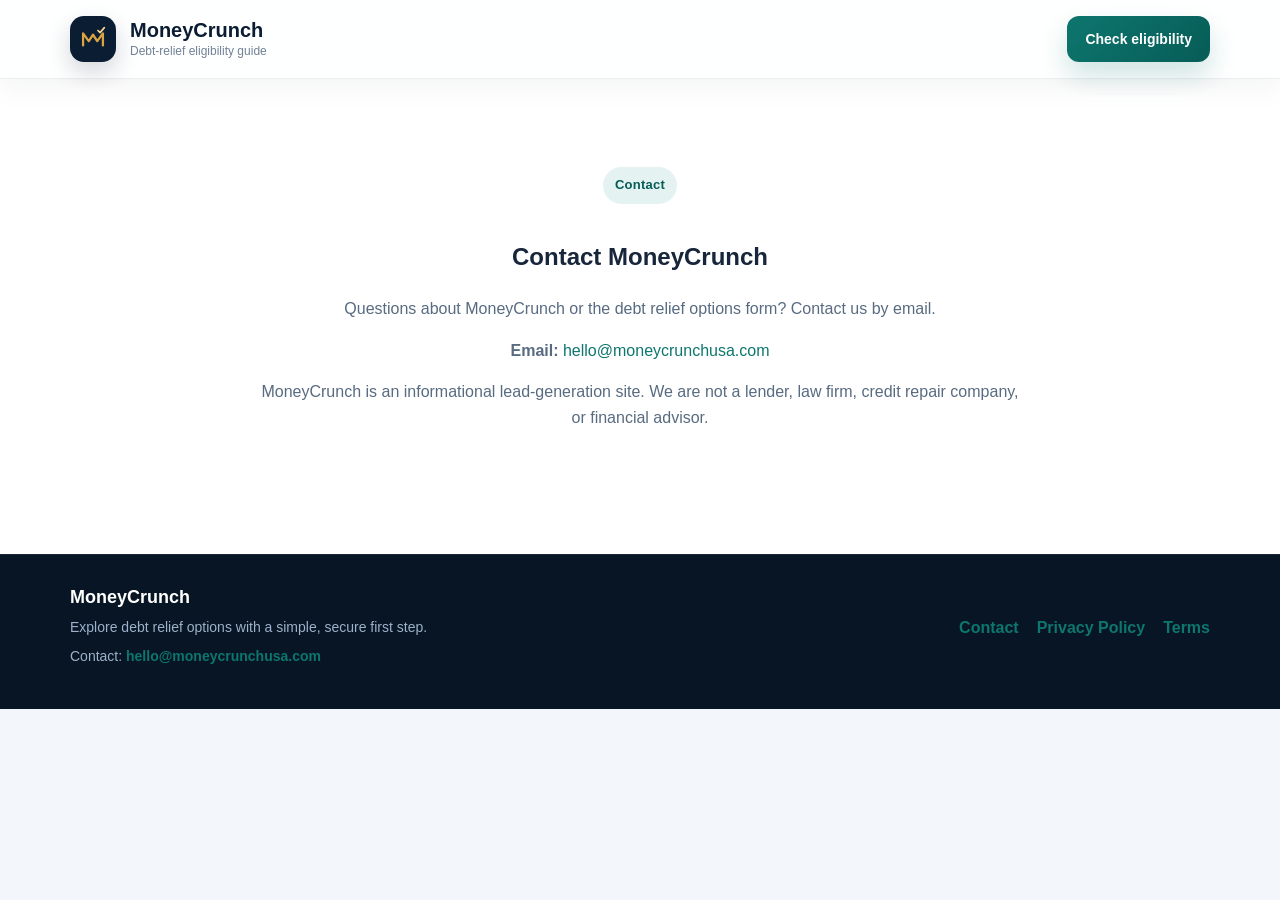
<file: contact.html>
﻿<!DOCTYPE html>
<html lang="en">
<head>
  <meta charset="UTF-8" />
  <meta name="viewport" content="width=device-width, initial-scale=1.0" />
  <title>Contact MoneyCrunch</title>
  <meta name="description" content="Contact MoneyCrunch with questions about exploring debt relief options." />
  <link rel="stylesheet" href="styles.css" />
</head>
<body>
  <header class="topbar">
    <div class="container topbar-inner">
      <a class="brand" href="index.html" aria-label="MoneyCrunch home">
        <span class="brand-mark" aria-hidden="true"><svg viewBox="0 0 48 48"><path d="M10 33V16l8 11 6-9 6 9 8-11v17"/><path class="brand-spark" d="m31 12 3 3 6-7"/></svg></span>
        <div class="brand-text">
          <span class="brand-name">MoneyCrunch</span>
          <span class="brand-tag">Debt-relief eligibility guide</span>
        </div>
      </a>
      <a href="index.html#checker" class="btn btn-small">Check eligibility</a>
    </div>
  </header>

  <main>
    <section class="benefits">
      <div class="container">
        <div class="section-intro">
          <p class="eyebrow">Contact</p>
          <h1>Contact MoneyCrunch</h1>
          <p>Questions about MoneyCrunch or the debt relief options form? Contact us by email.</p>
          <p><strong>Email:</strong> <a href="mailto:hello@moneycrunchusa.com">hello@moneycrunchusa.com</a></p>
          <p>MoneyCrunch is an informational lead-generation site. We are not a lender, law firm, credit repair company, or financial advisor.</p>
        </div>
      </div>
    </section>
  </main>

  <footer class="footer">
    <div class="container footer-inner">
      <div>
        <p class="footer-brand">MoneyCrunch</p>
        <p class="footer-copy">Explore debt relief options with a simple, secure first step.</p>
        <p class="footer-copy">Contact: <a href="mailto:hello@moneycrunchusa.com">hello@moneycrunchusa.com</a></p>
      </div>
      <div class="footer-links">
        <a href="contact.html">Contact</a>
        <a href="privacy.html">Privacy Policy</a>
        <a href="terms.html">Terms</a>
      </div>
    </div>
  </footer>
</body>
</html>
</file>
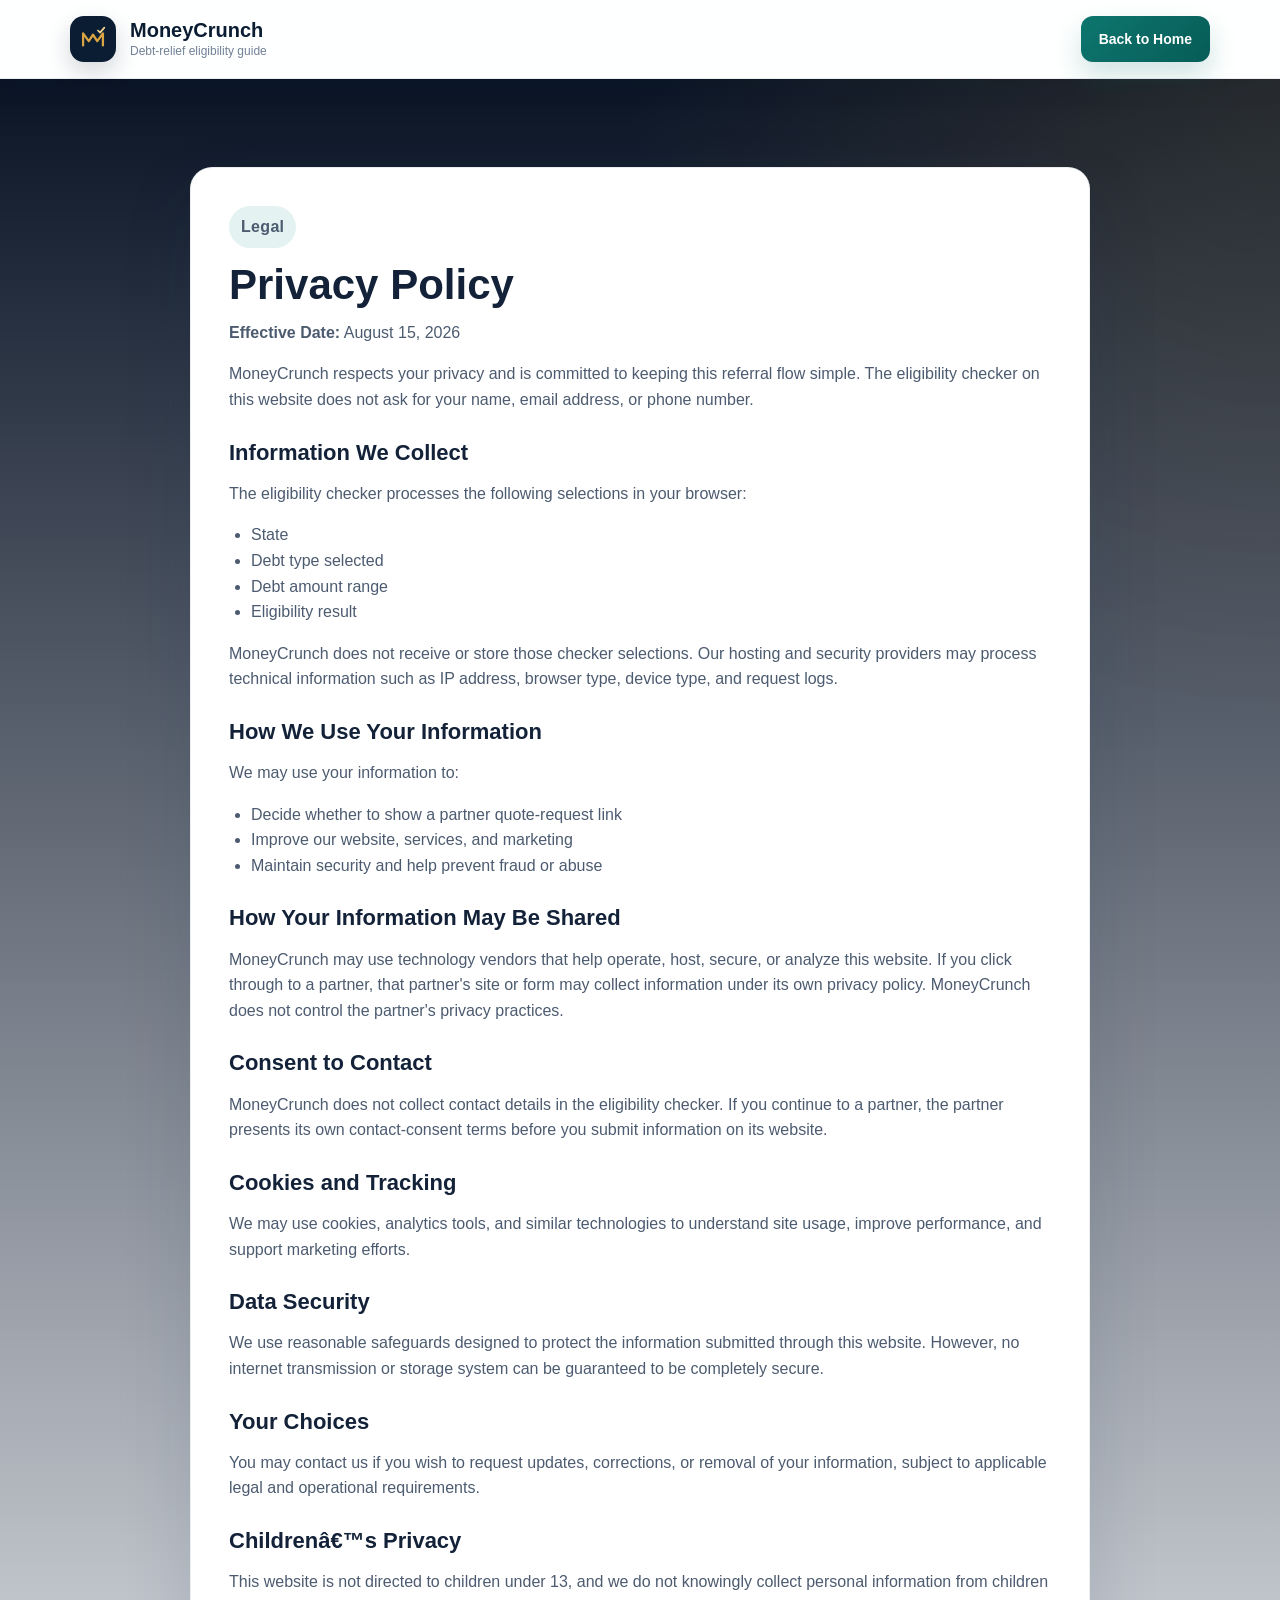
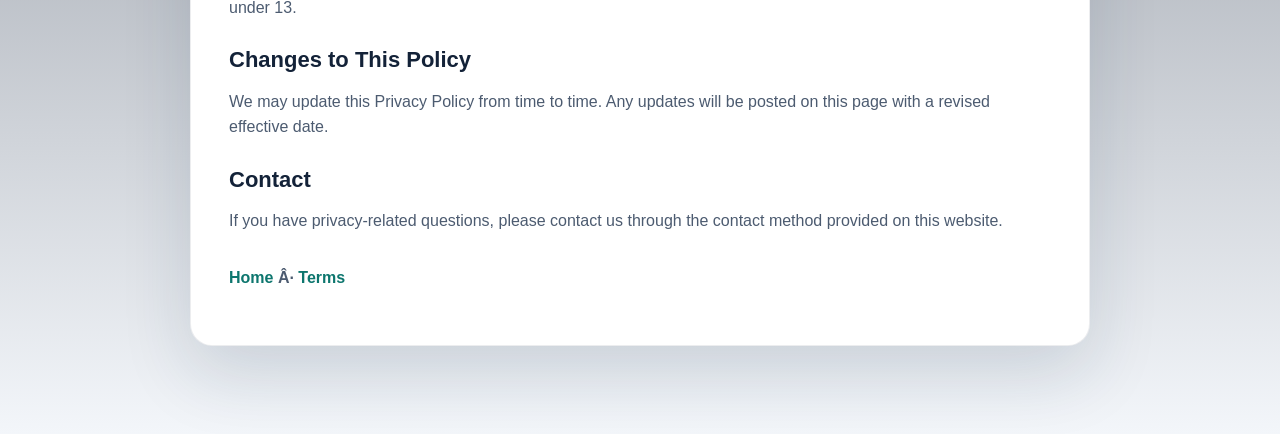
<file: privacy.html>
﻿<!DOCTYPE html>
<html lang="en">
<head>
  <meta charset="UTF-8" />
  <meta name="viewport" content="width=device-width, initial-scale=1.0" />
  <title>Privacy Policy | MoneyCrunch</title>
  <meta name="description" content="MoneyCrunch privacy policy." />
  <link rel="stylesheet" href="styles.css" />
</head>
<body>
  <header class="topbar">
    <div class="container topbar-inner">
      <a class="brand" href="index.html" aria-label="MoneyCrunch home">
        <span class="brand-mark" aria-hidden="true"><svg viewBox="0 0 48 48"><path d="M10 33V16l8 11 6-9 6 9 8-11v17"/><path class="brand-spark" d="m31 12 3 3 6-7"/></svg></span>
        <div class="brand-text">
          <span class="brand-name">MoneyCrunch</span>
          <span class="brand-tag">Debt-relief eligibility guide</span>
        </div>
      </a>
      <a href="/" class="btn btn-small">Back to Home</a>
    </div>
  </header>

  <main class="legal-page">
    <div class="container">
      <div class="legal-card">
        <p class="eyebrow">Legal</p>
        <h1>Privacy Policy</h1>
        <p class="legal-updated"><strong>Effective Date:</strong> August 15, 2026</p>

        <p>
          MoneyCrunch respects your privacy and is committed to keeping this referral flow simple.
          The eligibility checker on this website does not ask for your name, email address, or phone number.
        </p>

        <h2>Information We Collect</h2>
        <p>The eligibility checker processes the following selections in your browser:</p>
        <ul>
          <li>State</li>
          <li>Debt type selected</li>
          <li>Debt amount range</li>
          <li>Eligibility result</li>
        </ul>
        <p>
          MoneyCrunch does not receive or store those checker selections. Our hosting and security providers may
          process technical information such as IP address, browser type, device type, and request logs.
        </p>

        <h2>How We Use Your Information</h2>
        <p>We may use your information to:</p>
        <ul>
          <li>Decide whether to show a partner quote-request link</li>
          <li>Improve our website, services, and marketing</li>
          <li>Maintain security and help prevent fraud or abuse</li>
        </ul>

        <h2>How Your Information May Be Shared</h2>
        <p>
          MoneyCrunch may use technology vendors that help operate, host, secure, or analyze this website.
          If you click through to a partner, that partner's site or form may collect information under its
          own privacy policy. MoneyCrunch does not control the partner's privacy practices.
        </p>

        <h2>Consent to Contact</h2>
        <p>
          MoneyCrunch does not collect contact details in the eligibility checker. If you continue to a partner,
          the partner presents its own contact-consent terms before you submit information on its website.
        </p>

        <h2>Cookies and Tracking</h2>
        <p>
          We may use cookies, analytics tools, and similar technologies to understand site usage, improve
          performance, and support marketing efforts.
        </p>

        <h2>Data Security</h2>
        <p>
          We use reasonable safeguards designed to protect the information submitted through this website.
          However, no internet transmission or storage system can be guaranteed to be completely secure.
        </p>

        <h2>Your Choices</h2>
        <p>
          You may contact us if you wish to request updates, corrections, or removal of your information,
          subject to applicable legal and operational requirements.
        </p>

        <h2>Childrenâ€™s Privacy</h2>
        <p>
          This website is not directed to children under 13, and we do not knowingly collect personal
          information from children under 13.
        </p>

        <h2>Changes to This Policy</h2>
        <p>
          We may update this Privacy Policy from time to time. Any updates will be posted on this page
          with a revised effective date.
        </p>

        <h2>Contact</h2>
        <p>
          If you have privacy-related questions, please contact us through the contact method provided on this website.
        </p>

        <p class="legal-links">
          <a href="/">Home</a> Â·
          <a href="terms.html">Terms</a>
        </p>
      </div>
    </div>
  </main>
</body>
</html>
</file>
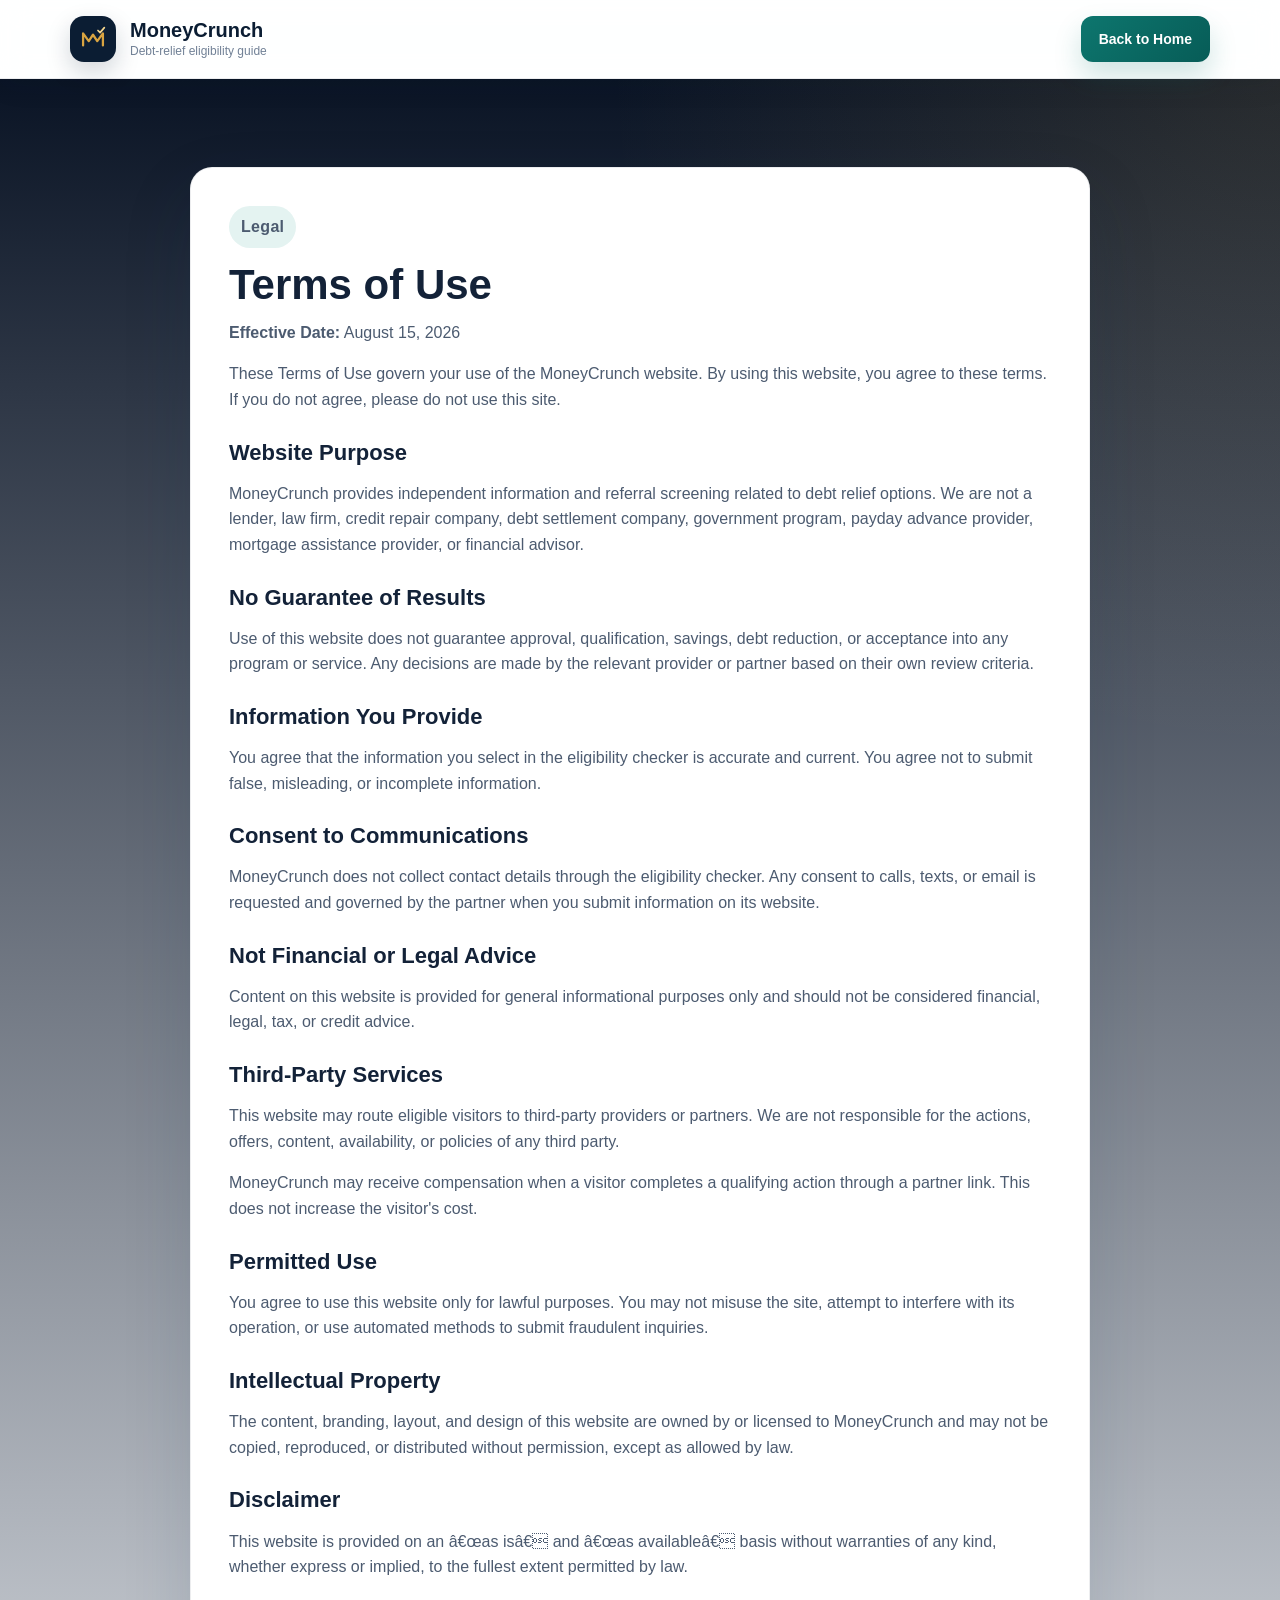
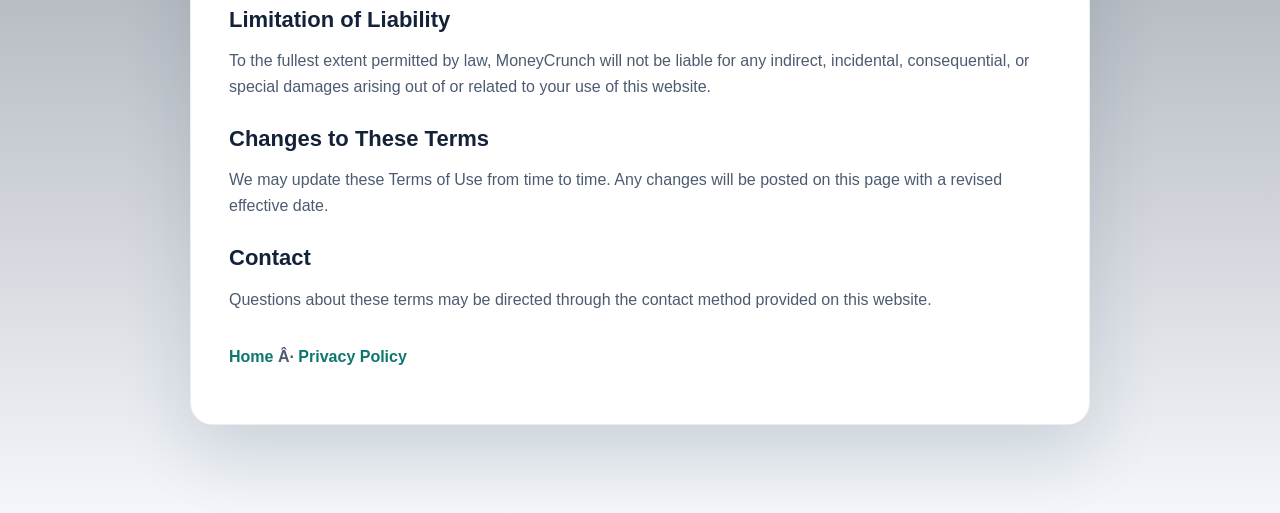
<file: terms.html>
﻿<!DOCTYPE html>
<html lang="en">
<head>
  <meta charset="UTF-8" />
  <meta name="viewport" content="width=device-width, initial-scale=1.0" />
  <title>Terms of Use | MoneyCrunch</title>
  <meta name="description" content="MoneyCrunch terms of use." />
  <link rel="stylesheet" href="styles.css" />
</head>
<body>
  <header class="topbar">
    <div class="container topbar-inner">
      <a class="brand" href="index.html" aria-label="MoneyCrunch home">
        <span class="brand-mark" aria-hidden="true"><svg viewBox="0 0 48 48"><path d="M10 33V16l8 11 6-9 6 9 8-11v17"/><path class="brand-spark" d="m31 12 3 3 6-7"/></svg></span>
        <div class="brand-text">
          <span class="brand-name">MoneyCrunch</span>
          <span class="brand-tag">Debt-relief eligibility guide</span>
        </div>
      </a>
      <a href="/" class="btn btn-small">Back to Home</a>
    </div>
  </header>

  <main class="legal-page">
    <div class="container">
      <div class="legal-card">
        <p class="eyebrow">Legal</p>
        <h1>Terms of Use</h1>
        <p class="legal-updated"><strong>Effective Date:</strong> August 15, 2026</p>

        <p>
          These Terms of Use govern your use of the MoneyCrunch website. By using this website,
          you agree to these terms. If you do not agree, please do not use this site.
        </p>

        <h2>Website Purpose</h2>
        <p>
          MoneyCrunch provides independent information and referral screening related to debt relief options.
          We are not a lender, law firm, credit repair company, debt settlement company, government program,
          payday advance provider, mortgage assistance provider, or financial advisor.
        </p>

        <h2>No Guarantee of Results</h2>
        <p>
          Use of this website does not guarantee approval, qualification, savings, debt reduction, or acceptance
          into any program or service. Any decisions are made by the relevant provider or partner based on their
          own review criteria.
        </p>

        <h2>Information You Provide</h2>
        <p>
          You agree that the information you select in the eligibility checker is accurate and current. You agree
          not to submit false, misleading, or incomplete information.
        </p>

        <h2>Consent to Communications</h2>
        <p>
          MoneyCrunch does not collect contact details through the eligibility checker. Any consent to calls,
          texts, or email is requested and governed by the partner when you submit information on its website.
        </p>

        <h2>Not Financial or Legal Advice</h2>
        <p>
          Content on this website is provided for general informational purposes only and should not be considered
          financial, legal, tax, or credit advice.
        </p>

        <h2>Third-Party Services</h2>
        <p>
          This website may route eligible visitors to third-party providers or partners. We are not responsible
          for the actions, offers, content, availability, or policies of any third party.
        </p>
        <p>
          MoneyCrunch may receive compensation when a visitor completes a qualifying action through a partner link.
          This does not increase the visitor's cost.
        </p>

        <h2>Permitted Use</h2>
        <p>
          You agree to use this website only for lawful purposes. You may not misuse the site, attempt to interfere
          with its operation, or use automated methods to submit fraudulent inquiries.
        </p>

        <h2>Intellectual Property</h2>
        <p>
          The content, branding, layout, and design of this website are owned by or licensed to MoneyCrunch and may
          not be copied, reproduced, or distributed without permission, except as allowed by law.
        </p>

        <h2>Disclaimer</h2>
        <p>
          This website is provided on an â€œas isâ€ and â€œas availableâ€ basis without warranties of any kind, whether
          express or implied, to the fullest extent permitted by law.
        </p>

        <h2>Limitation of Liability</h2>
        <p>
          To the fullest extent permitted by law, MoneyCrunch will not be liable for any indirect, incidental,
          consequential, or special damages arising out of or related to your use of this website.
        </p>

        <h2>Changes to These Terms</h2>
        <p>
          We may update these Terms of Use from time to time. Any changes will be posted on this page with a revised
          effective date.
        </p>

        <h2>Contact</h2>
        <p>
          Questions about these terms may be directed through the contact method provided on this website.
        </p>

        <p class="legal-links">
          <a href="/">Home</a> Â·
          <a href="privacy.html">Privacy Policy</a>
        </p>
      </div>
    </div>
  </main>
</body>
</html>
</file>
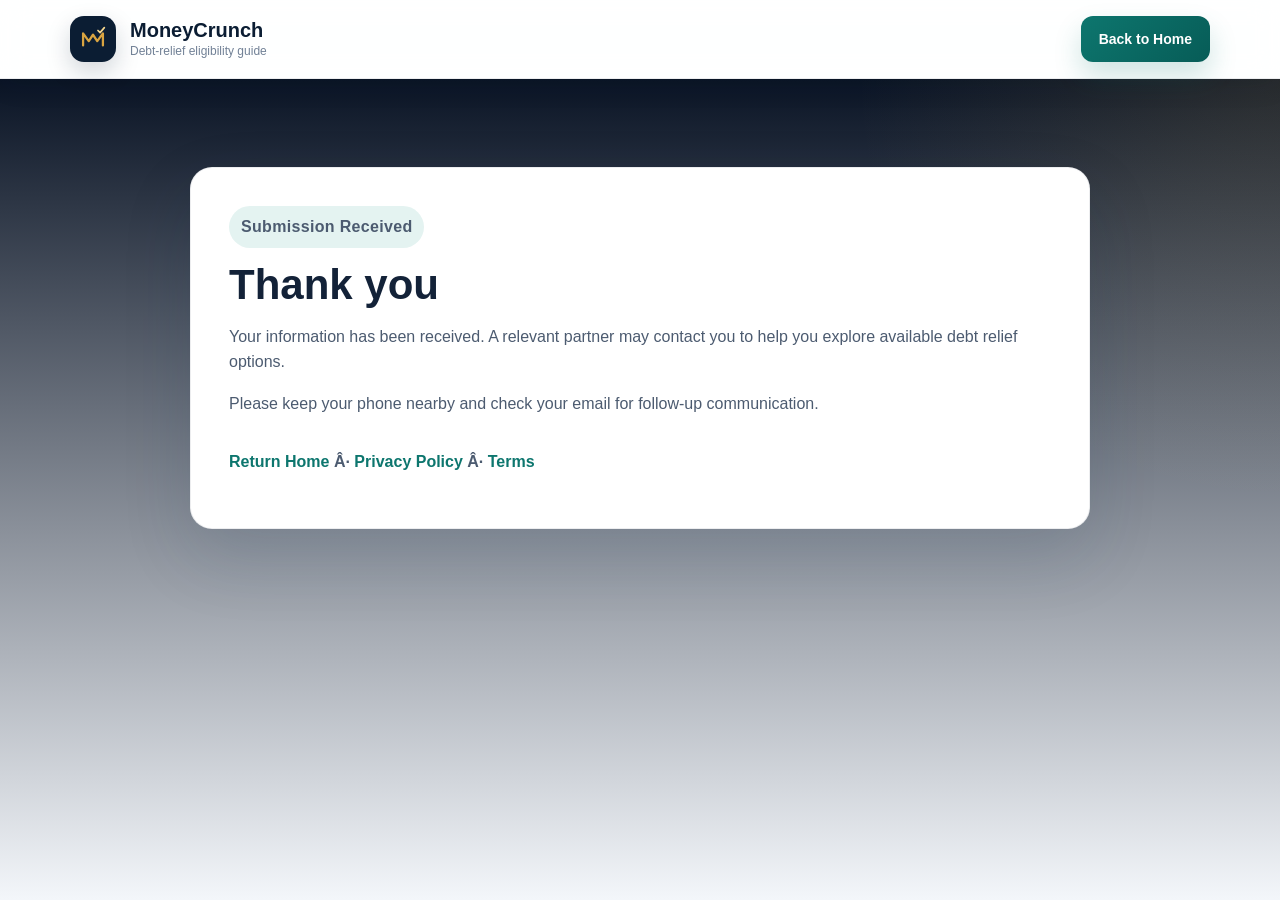
<file: thank-you.html>
﻿<!DOCTYPE html>
<html lang="en">
<head>
  <meta charset="UTF-8" />
  <meta name="viewport" content="width=device-width, initial-scale=1.0" />
  <title>Thank You | MoneyCrunch</title>
  <meta name="description" content="Thank you for submitting your request." />
  <link rel="stylesheet" href="styles.css" />
</head>
<body>
  <header class="topbar">
    <div class="container topbar-inner">
      <a class="brand" href="index.html" aria-label="MoneyCrunch home">
        <span class="brand-mark" aria-hidden="true"><svg viewBox="0 0 48 48"><path d="M10 33V16l8 11 6-9 6 9 8-11v17"/><path class="brand-spark" d="m31 12 3 3 6-7"/></svg></span>
        <div class="brand-text">
          <span class="brand-name">MoneyCrunch</span>
          <span class="brand-tag">Debt-relief eligibility guide</span>
        </div>
      </a>
      <a href="/" class="btn btn-small">Back to Home</a>
    </div>
  </header>

  <main class="legal-page">
    <div class="container">
      <div class="legal-card">
        <p class="eyebrow">Submission Received</p>
        <h1>Thank you</h1>
        <p>
          Your information has been received. A relevant partner may contact you to help you explore available debt relief options.
        </p>
        <p>
          Please keep your phone nearby and check your email for follow-up communication.
        </p>

        <p class="legal-links">
          <a href="/">Return Home</a> Â·
          <a href="privacy.html">Privacy Policy</a> Â·
          <a href="terms.html">Terms</a>
        </p>
      </div>
    </div>
  </main>
</body>
</html>
</file>
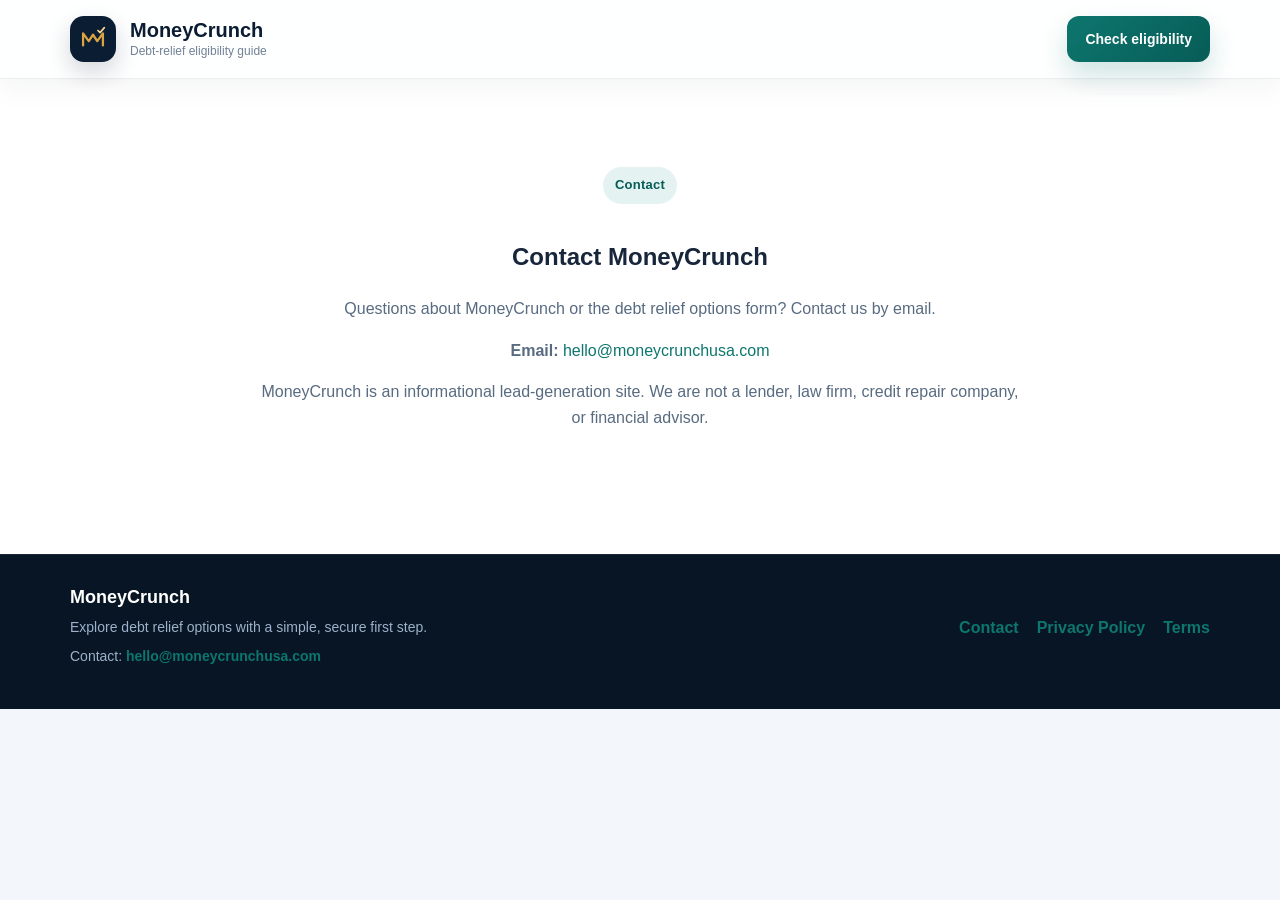
<file: MoneyCrunchDeploy/contact.html>
<!DOCTYPE html>
<html lang="en">
<head>
  <meta charset="UTF-8" />
  <meta name="viewport" content="width=device-width, initial-scale=1.0" />
  <title>Contact MoneyCrunch</title>
  <meta name="description" content="Contact MoneyCrunch with questions about exploring debt relief options." />
  <link rel="stylesheet" href="style.css" />
</head>
<body>
  <header class="topbar">
    <div class="container topbar-inner">
      <a class="brand" href="index.html" aria-label="MoneyCrunch home">
        <span class="brand-mark" aria-hidden="true"><svg viewBox="0 0 48 48"><path d="M10 33V16l8 11 6-9 6 9 8-11v17"/><path class="brand-spark" d="m31 12 3 3 6-7"/></svg></span>
        <div class="brand-text">
          <span class="brand-name">MoneyCrunch</span>
          <span class="brand-tag">Debt-relief eligibility guide</span>
        </div>
      </a>
      <a href="index.html#checker" class="btn btn-small">Check eligibility</a>
    </div>
  </header>

  <main>
    <section class="benefits">
      <div class="container">
        <div class="section-intro">
          <p class="eyebrow">Contact</p>
          <h1>Contact MoneyCrunch</h1>
          <p>Questions about MoneyCrunch or the debt relief options form? Contact us by email.</p>
          <p><strong>Email:</strong> <a href="mailto:hello@moneycrunchusa.com">hello@moneycrunchusa.com</a></p>
          <p>MoneyCrunch is an informational lead-generation site. We are not a lender, law firm, credit repair company, or financial advisor.</p>
        </div>
      </div>
    </section>
  </main>

  <footer class="footer">
    <div class="container footer-inner">
      <div>
        <p class="footer-brand">MoneyCrunch</p>
        <p class="footer-copy">Explore debt relief options with a simple, secure first step.</p>
        <p class="footer-copy">Contact: <a href="mailto:hello@moneycrunchusa.com">hello@moneycrunchusa.com</a></p>
      </div>
      <div class="footer-links">
        <a href="contact.html">Contact</a>
        <a href="privacy.html">Privacy Policy</a>
        <a href="terms.html">Terms</a>
      </div>
    </div>
  </footer>
</body>
</html>
</file>
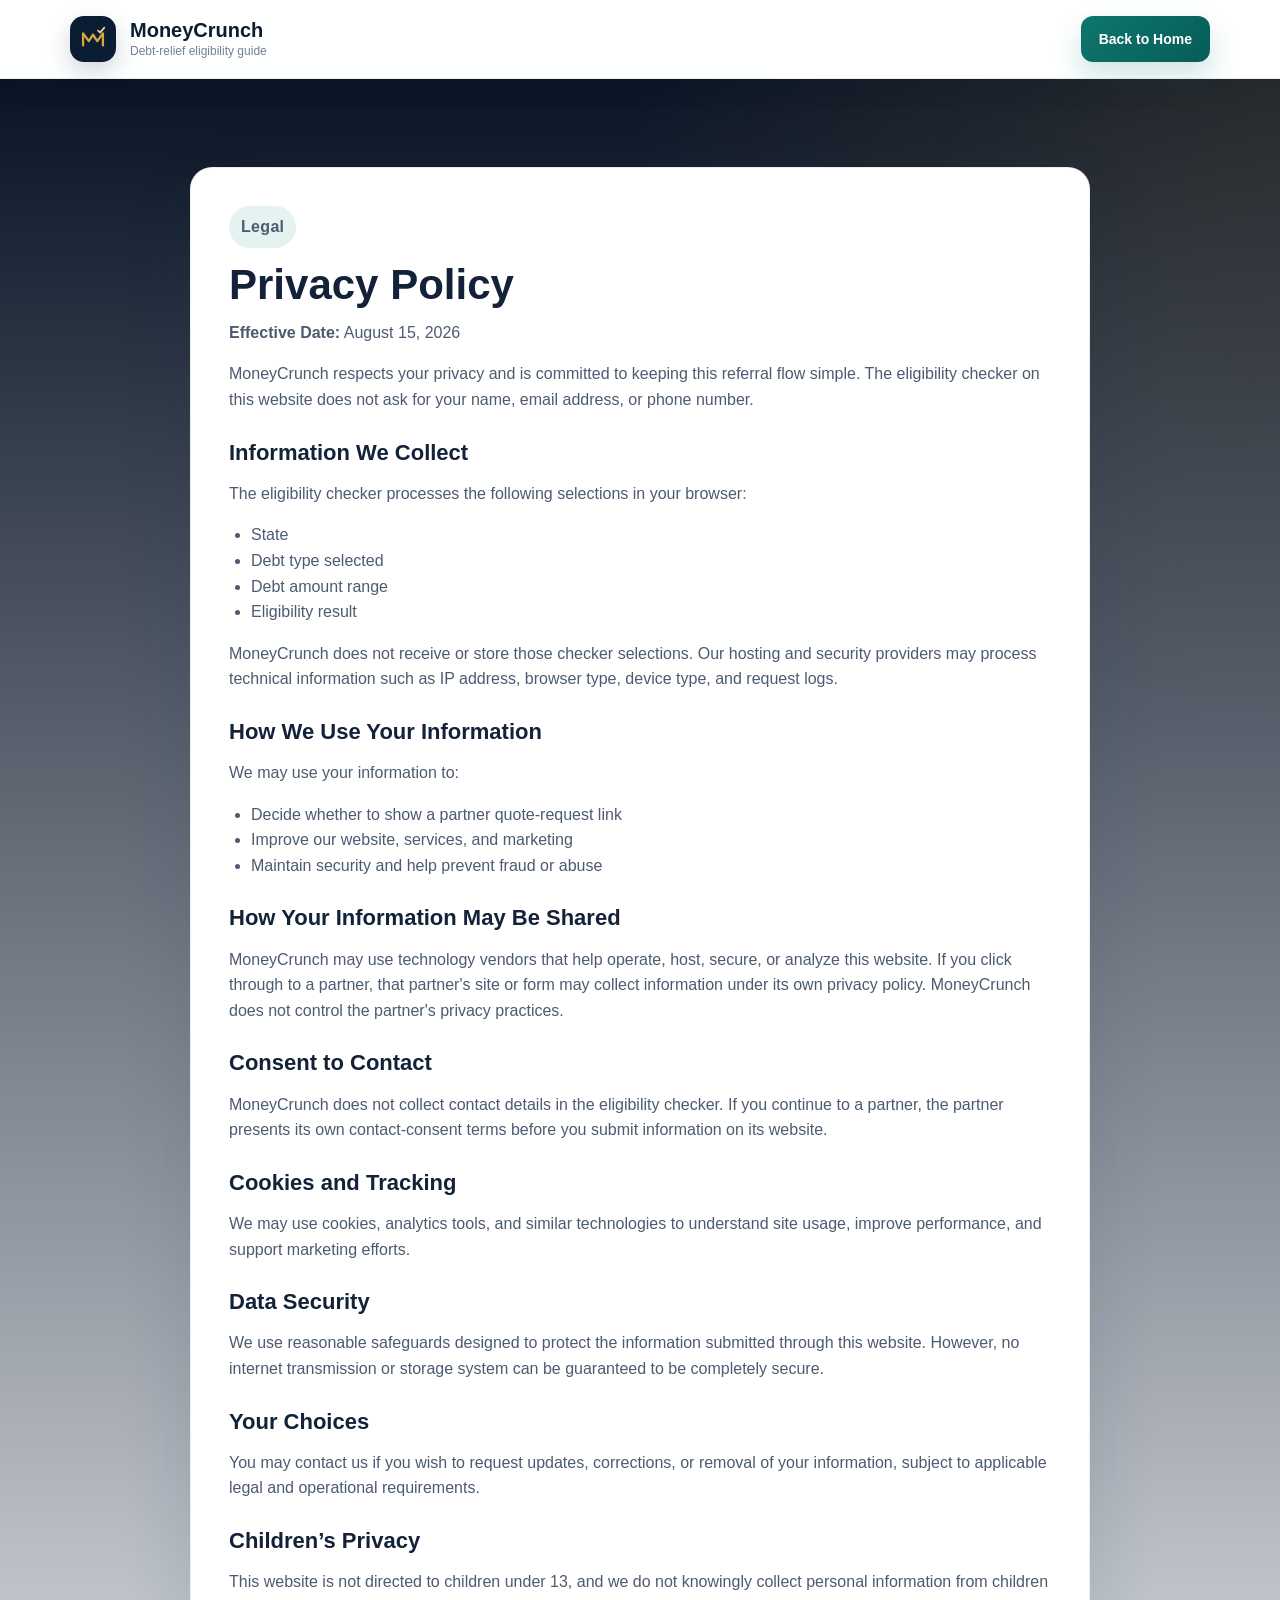
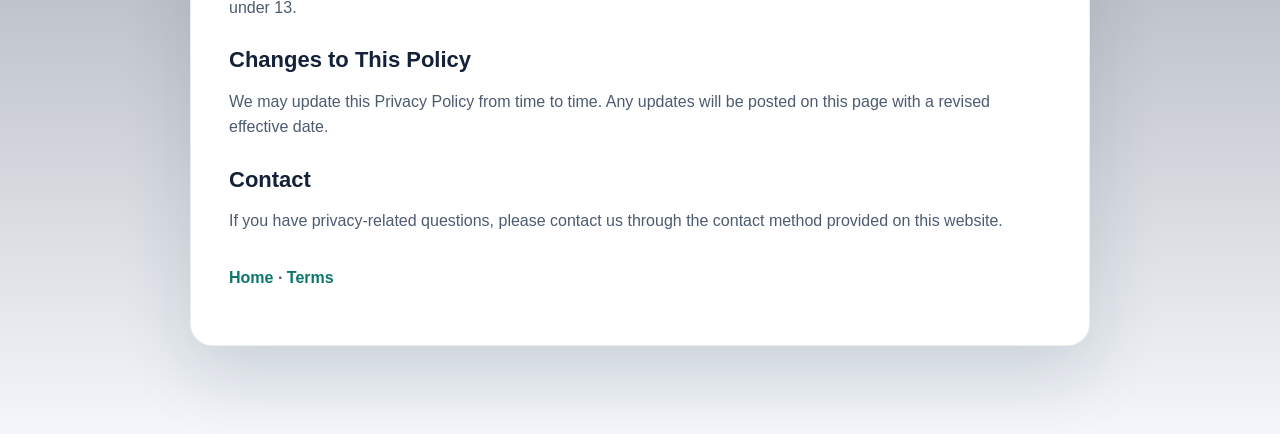
<file: MoneyCrunchDeploy/privacy.html>
<!DOCTYPE html>
<html lang="en">
<head>
  <meta charset="UTF-8" />
  <meta name="viewport" content="width=device-width, initial-scale=1.0" />
  <title>Privacy Policy | MoneyCrunch</title>
  <meta name="description" content="MoneyCrunch privacy policy." />
  <link rel="stylesheet" href="style.css" />
</head>
<body>
  <header class="topbar">
    <div class="container topbar-inner">
      <a class="brand" href="index.html" aria-label="MoneyCrunch home">
        <span class="brand-mark" aria-hidden="true"><svg viewBox="0 0 48 48"><path d="M10 33V16l8 11 6-9 6 9 8-11v17"/><path class="brand-spark" d="m31 12 3 3 6-7"/></svg></span>
        <div class="brand-text">
          <span class="brand-name">MoneyCrunch</span>
          <span class="brand-tag">Debt-relief eligibility guide</span>
        </div>
      </a>
      <a href="index.html" class="btn btn-small">Back to Home</a>
    </div>
  </header>

  <main class="legal-page">
    <div class="container">
      <div class="legal-card">
        <p class="eyebrow">Legal</p>
        <h1>Privacy Policy</h1>
        <p class="legal-updated"><strong>Effective Date:</strong> August 15, 2026</p>

        <p>
          MoneyCrunch respects your privacy and is committed to keeping this referral flow simple.
          The eligibility checker on this website does not ask for your name, email address, or phone number.
        </p>

        <h2>Information We Collect</h2>
        <p>The eligibility checker processes the following selections in your browser:</p>
        <ul>
          <li>State</li>
          <li>Debt type selected</li>
          <li>Debt amount range</li>
          <li>Eligibility result</li>
        </ul>
        <p>
          MoneyCrunch does not receive or store those checker selections. Our hosting and security providers may
          process technical information such as IP address, browser type, device type, and request logs.
        </p>

        <h2>How We Use Your Information</h2>
        <p>We may use your information to:</p>
        <ul>
          <li>Decide whether to show a partner quote-request link</li>
          <li>Improve our website, services, and marketing</li>
          <li>Maintain security and help prevent fraud or abuse</li>
        </ul>

        <h2>How Your Information May Be Shared</h2>
        <p>
          MoneyCrunch may use technology vendors that help operate, host, secure, or analyze this website.
          If you click through to a partner, that partner's site or form may collect information under its
          own privacy policy. MoneyCrunch does not control the partner's privacy practices.
        </p>

        <h2>Consent to Contact</h2>
        <p>
          MoneyCrunch does not collect contact details in the eligibility checker. If you continue to a partner,
          the partner presents its own contact-consent terms before you submit information on its website.
        </p>

        <h2>Cookies and Tracking</h2>
        <p>
          We may use cookies, analytics tools, and similar technologies to understand site usage, improve
          performance, and support marketing efforts.
        </p>

        <h2>Data Security</h2>
        <p>
          We use reasonable safeguards designed to protect the information submitted through this website.
          However, no internet transmission or storage system can be guaranteed to be completely secure.
        </p>

        <h2>Your Choices</h2>
        <p>
          You may contact us if you wish to request updates, corrections, or removal of your information,
          subject to applicable legal and operational requirements.
        </p>

        <h2>Children’s Privacy</h2>
        <p>
          This website is not directed to children under 13, and we do not knowingly collect personal
          information from children under 13.
        </p>

        <h2>Changes to This Policy</h2>
        <p>
          We may update this Privacy Policy from time to time. Any updates will be posted on this page
          with a revised effective date.
        </p>

        <h2>Contact</h2>
        <p>
          If you have privacy-related questions, please contact us through the contact method provided on this website.
        </p>

        <p class="legal-links">
          <a href="index.html">Home</a> ·
          <a href="terms.html">Terms</a>
        </p>
      </div>
    </div>
  </main>
</body>
</html>
</file>
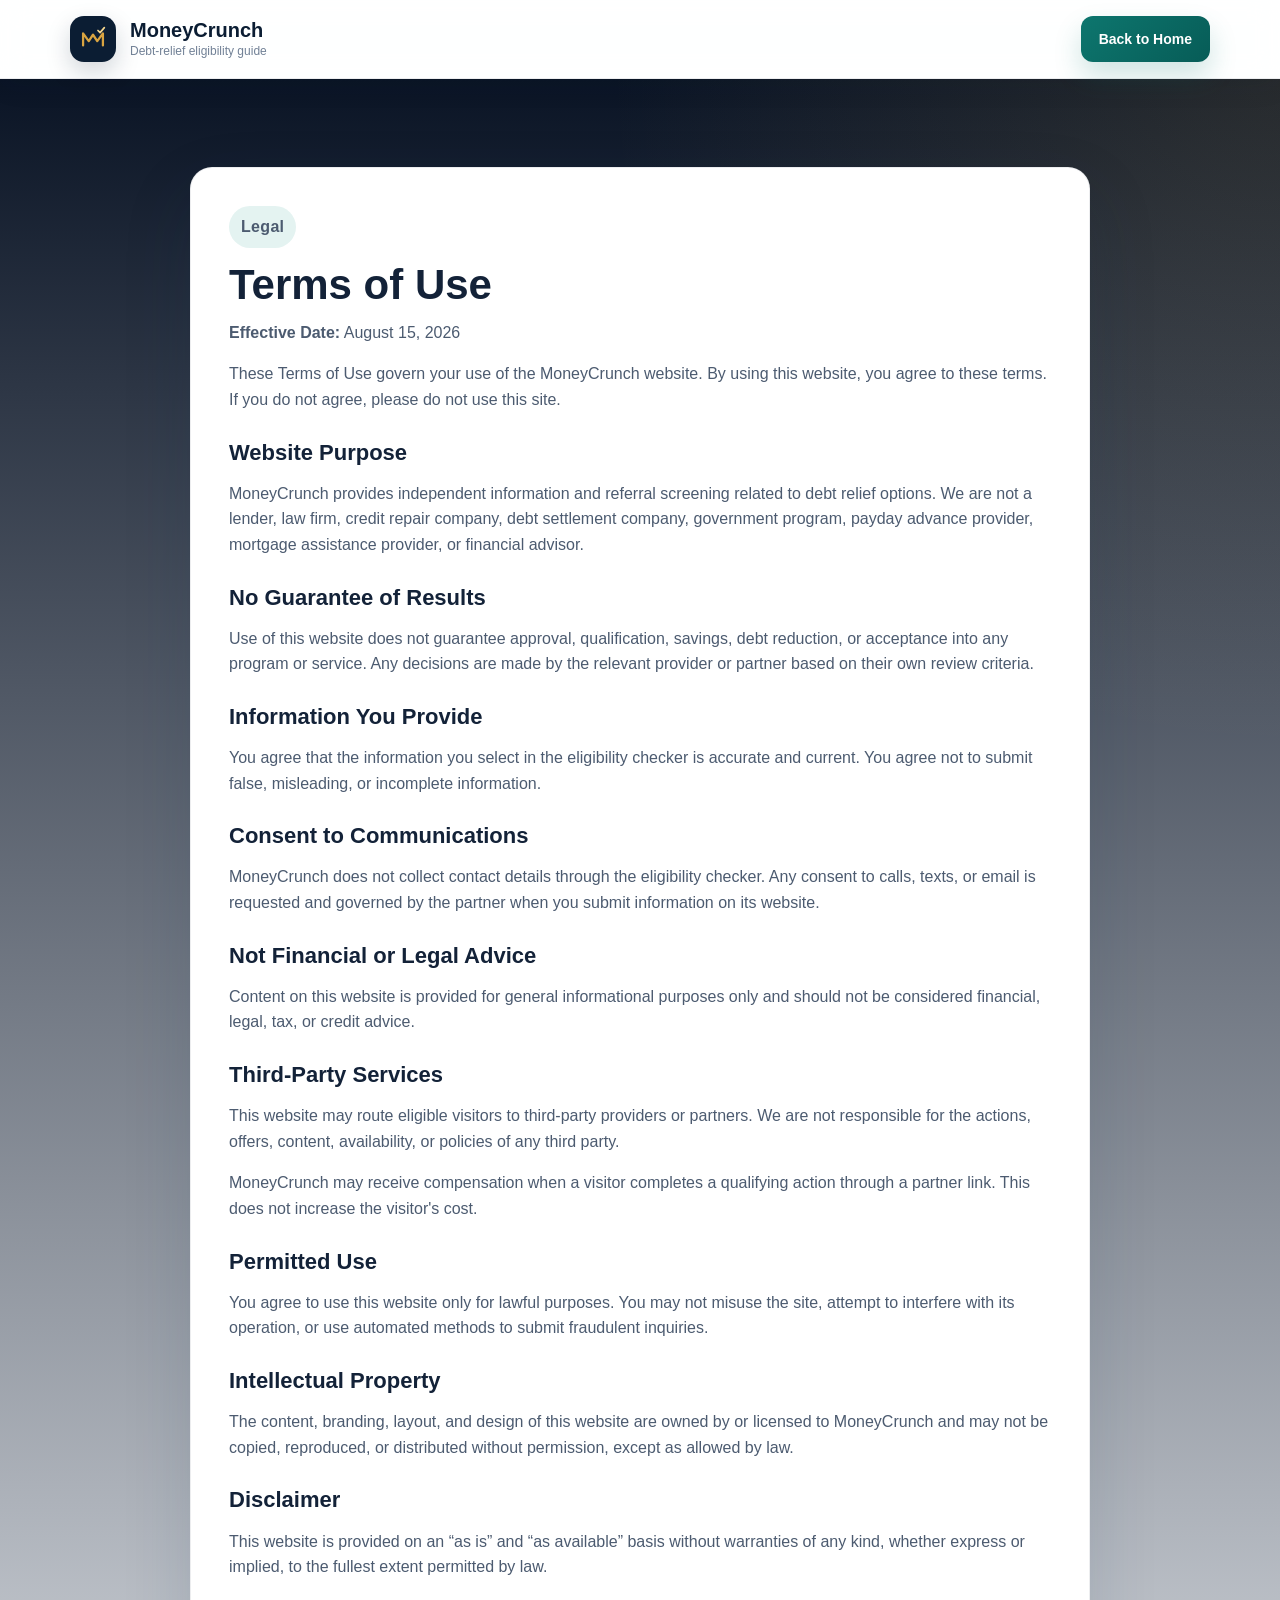
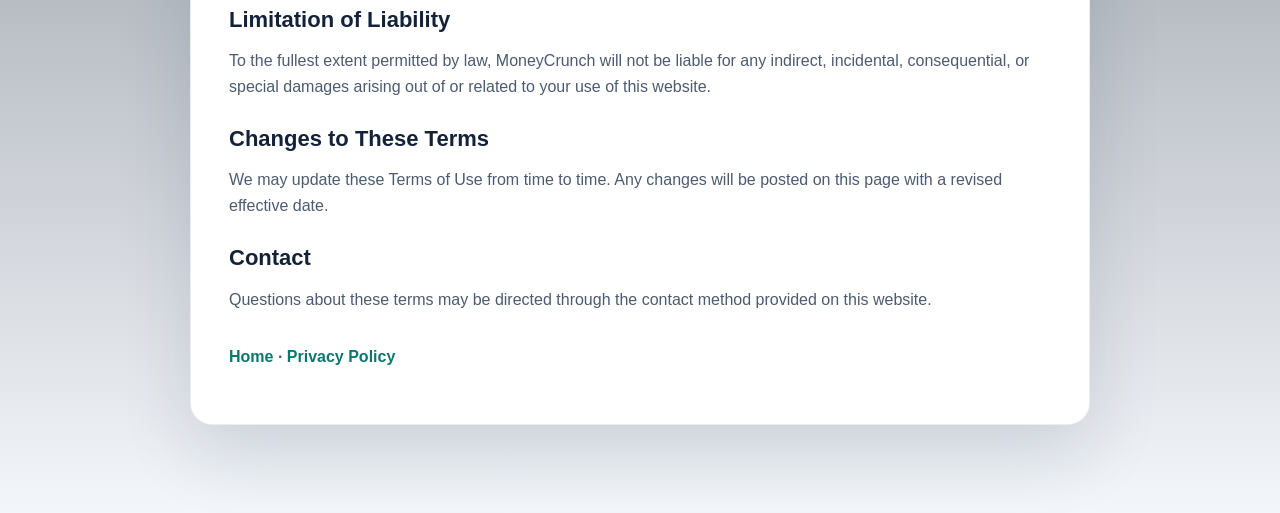
<file: MoneyCrunchDeploy/terms.html>
<!DOCTYPE html>
<html lang="en">
<head>
  <meta charset="UTF-8" />
  <meta name="viewport" content="width=device-width, initial-scale=1.0" />
  <title>Terms of Use | MoneyCrunch</title>
  <meta name="description" content="MoneyCrunch terms of use." />
  <link rel="stylesheet" href="style.css" />
</head>
<body>
  <header class="topbar">
    <div class="container topbar-inner">
      <a class="brand" href="index.html" aria-label="MoneyCrunch home">
        <span class="brand-mark" aria-hidden="true"><svg viewBox="0 0 48 48"><path d="M10 33V16l8 11 6-9 6 9 8-11v17"/><path class="brand-spark" d="m31 12 3 3 6-7"/></svg></span>
        <div class="brand-text">
          <span class="brand-name">MoneyCrunch</span>
          <span class="brand-tag">Debt-relief eligibility guide</span>
        </div>
      </a>
      <a href="index.html" class="btn btn-small">Back to Home</a>
    </div>
  </header>

  <main class="legal-page">
    <div class="container">
      <div class="legal-card">
        <p class="eyebrow">Legal</p>
        <h1>Terms of Use</h1>
        <p class="legal-updated"><strong>Effective Date:</strong> August 15, 2026</p>

        <p>
          These Terms of Use govern your use of the MoneyCrunch website. By using this website,
          you agree to these terms. If you do not agree, please do not use this site.
        </p>

        <h2>Website Purpose</h2>
        <p>
          MoneyCrunch provides independent information and referral screening related to debt relief options.
          We are not a lender, law firm, credit repair company, debt settlement company, government program,
          payday advance provider, mortgage assistance provider, or financial advisor.
        </p>

        <h2>No Guarantee of Results</h2>
        <p>
          Use of this website does not guarantee approval, qualification, savings, debt reduction, or acceptance
          into any program or service. Any decisions are made by the relevant provider or partner based on their
          own review criteria.
        </p>

        <h2>Information You Provide</h2>
        <p>
          You agree that the information you select in the eligibility checker is accurate and current. You agree
          not to submit false, misleading, or incomplete information.
        </p>

        <h2>Consent to Communications</h2>
        <p>
          MoneyCrunch does not collect contact details through the eligibility checker. Any consent to calls,
          texts, or email is requested and governed by the partner when you submit information on its website.
        </p>

        <h2>Not Financial or Legal Advice</h2>
        <p>
          Content on this website is provided for general informational purposes only and should not be considered
          financial, legal, tax, or credit advice.
        </p>

        <h2>Third-Party Services</h2>
        <p>
          This website may route eligible visitors to third-party providers or partners. We are not responsible
          for the actions, offers, content, availability, or policies of any third party.
        </p>
        <p>
          MoneyCrunch may receive compensation when a visitor completes a qualifying action through a partner link.
          This does not increase the visitor's cost.
        </p>

        <h2>Permitted Use</h2>
        <p>
          You agree to use this website only for lawful purposes. You may not misuse the site, attempt to interfere
          with its operation, or use automated methods to submit fraudulent inquiries.
        </p>

        <h2>Intellectual Property</h2>
        <p>
          The content, branding, layout, and design of this website are owned by or licensed to MoneyCrunch and may
          not be copied, reproduced, or distributed without permission, except as allowed by law.
        </p>

        <h2>Disclaimer</h2>
        <p>
          This website is provided on an “as is” and “as available” basis without warranties of any kind, whether
          express or implied, to the fullest extent permitted by law.
        </p>

        <h2>Limitation of Liability</h2>
        <p>
          To the fullest extent permitted by law, MoneyCrunch will not be liable for any indirect, incidental,
          consequential, or special damages arising out of or related to your use of this website.
        </p>

        <h2>Changes to These Terms</h2>
        <p>
          We may update these Terms of Use from time to time. Any changes will be posted on this page with a revised
          effective date.
        </p>

        <h2>Contact</h2>
        <p>
          Questions about these terms may be directed through the contact method provided on this website.
        </p>

        <p class="legal-links">
          <a href="index.html">Home</a> ·
          <a href="privacy.html">Privacy Policy</a>
        </p>
      </div>
    </div>
  </main>
</body>
</html>
</file>
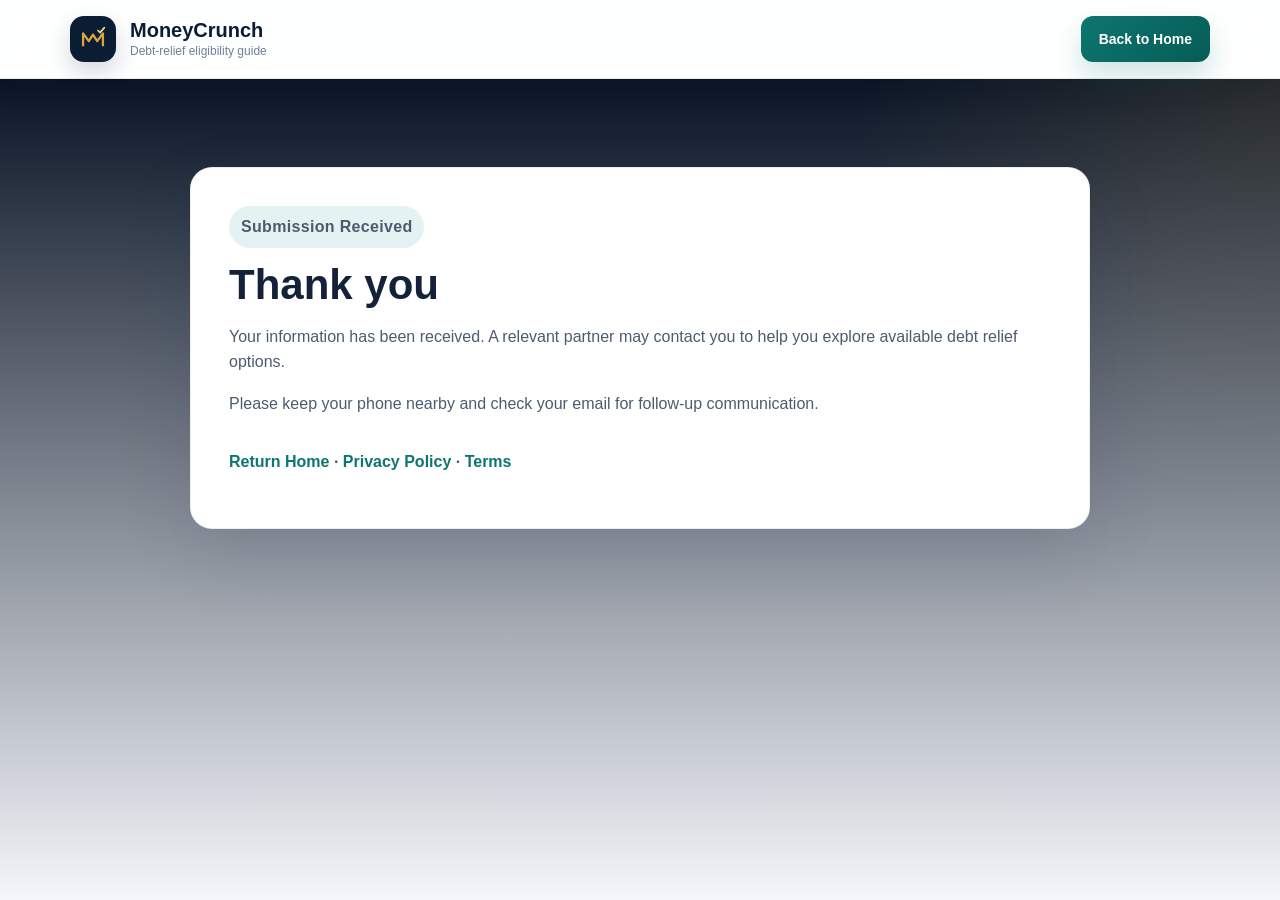
<file: MoneyCrunchDeploy/thank-you.html>
<!DOCTYPE html>
<html lang="en">
<head>
  <meta charset="UTF-8" />
  <meta name="viewport" content="width=device-width, initial-scale=1.0" />
  <title>Thank You | MoneyCrunch</title>
  <meta name="description" content="Thank you for submitting your request." />
  <link rel="stylesheet" href="style.css" />
</head>
<body>
  <header class="topbar">
    <div class="container topbar-inner">
      <a class="brand" href="index.html" aria-label="MoneyCrunch home">
        <span class="brand-mark" aria-hidden="true"><svg viewBox="0 0 48 48"><path d="M10 33V16l8 11 6-9 6 9 8-11v17"/><path class="brand-spark" d="m31 12 3 3 6-7"/></svg></span>
        <div class="brand-text">
          <span class="brand-name">MoneyCrunch</span>
          <span class="brand-tag">Debt-relief eligibility guide</span>
        </div>
      </a>
      <a href="index.html" class="btn btn-small">Back to Home</a>
    </div>
  </header>

  <main class="legal-page">
    <div class="container">
      <div class="legal-card">
        <p class="eyebrow">Submission Received</p>
        <h1>Thank you</h1>
        <p>
          Your information has been received. A relevant partner may contact you to help you explore available debt relief options.
        </p>
        <p>
          Please keep your phone nearby and check your email for follow-up communication.
        </p>

        <p class="legal-links">
          <a href="index.html">Return Home</a> ·
          <a href="privacy.html">Privacy Policy</a> ·
          <a href="terms.html">Terms</a>
        </p>
      </div>
    </div>
  </main>
</body>
</html>
</file>
<file: styles.css>
:root {
  --bg: #f3f6fa;
  --panel: #0b1d33;
  --gold: #d9a441;
  --gold-strong: #b77a18;
  --teal: #0d766e;
  --teal-dark: #075c57;
  --text: #17263a;
  --muted: #586b80;
  --ink: #132238;
  --line: #dbe4ee;
  --card: #ffffff;
}

* {
  box-sizing: border-box;
}

html {
  scroll-behavior: smooth;
}

body {
  min-width: 320px;
  margin: 0;
  font-family: "Segoe UI", Inter, -apple-system, BlinkMacSystemFont, sans-serif;
  background: var(--bg);
  color: var(--text);
  line-height: 1.6;
}

a {
  color: var(--teal);
  text-decoration: none;
}

a:hover {
  text-decoration: underline;
}

button,
input,
select {
  font: inherit;
}

.container {
  width: 100%;
  max-width: 1180px;
  margin: 0 auto;
  padding: 0 20px;
}

.topbar {
  position: sticky;
  top: 0;
  z-index: 20;
  border-bottom: 1px solid rgba(19, 34, 56, 0.08);
  background: rgba(255, 255, 255, 0.92);
  box-shadow: 0 8px 30px rgba(19, 34, 56, 0.05);
  backdrop-filter: blur(14px);
}

.topbar-inner,
.brand,
.nav,
.trust-row,
.footer-inner,
.footer-links {
  display: flex;
  align-items: center;
}

.topbar-inner {
  min-height: 78px;
  justify-content: space-between;
  gap: 18px;
}

.brand {
  gap: 14px;
}

.brand:hover {
  text-decoration: none;
}

.brand-mark {
  display: grid;
  width: 46px;
  height: 46px;
  place-items: center;
  border-radius: 14px;
  background: var(--panel);
  box-shadow: 0 10px 24px rgba(11, 29, 51, 0.18);
}

.brand-mark svg { width: 34px; height: 34px; fill: none; stroke: var(--gold); stroke-width: 3.2; stroke-linecap: round; stroke-linejoin: round; }
.brand-mark .brand-spark { stroke: #f5d68e; stroke-width: 2.4; }

.brand-text {
  display: flex;
  flex-direction: column;
  line-height: 1.1;
}

.brand-name {
  color: var(--panel);
  font-size: 20px;
  font-weight: 800;
}

.brand-tag {
  margin-top: 4px;
  color: #718196;
  font-size: 12px;
}

.nav {
  flex-wrap: wrap;
  gap: 26px;
}

.nav a,
.nav button,
.footer a {
  font-weight: 650;
}

.nav a { color: #40536a; }
.nav-cta { border: 0; border-radius: 999px; background: var(--panel); padding: 10px 17px; color: #ffffff !important; cursor: pointer; }

.hero {
  padding: 88px 0 74px;
  background:
    radial-gradient(circle at 82% 12%, rgba(13, 118, 110, 0.12), transparent 30%),
    radial-gradient(circle at 12% 92%, rgba(217, 164, 65, 0.12), transparent 28%),
    linear-gradient(180deg, #ffffff 0%, #f6f9fc 100%);
}

.hero-grid {
  display: grid;
  grid-template-columns: 1.1fr 0.9fr;
  gap: 42px;
  align-items: center;
}

.eyebrow {
  display: inline-block;
  margin: 0 0 14px;
  border-radius: 999px;
  background: #e4f3f1;
  padding: 8px 12px;
  color: var(--teal-dark);
  font-size: 13px;
  font-weight: 800;
  letter-spacing: 0.02em;
}

h1,
h2,
h3,
p {
  overflow-wrap: anywhere;
}

.hero h1 {
  max-width: 780px;
  margin: 0 0 18px;
  color: var(--panel);
  font-size: clamp(2.8rem, 5.5vw, 4.25rem);
  line-height: 1.04;
  letter-spacing: -0.045em;
}

.hero-text {
  max-width: 710px;
  margin: 0 0 24px;
  color: #51657b;
  font-size: 19px;
}

.trust-row {
  flex-wrap: wrap;
  gap: 12px;
  margin: 0 0 30px;
}

.trust-row span {
  border: 1px solid #dfe7ef;
  border-radius: 999px;
  background: rgba(255, 255, 255, 0.8);
  padding: 10px 14px;
  color: #34485f;
  font-size: 14px;
}

.btn {
  display: inline-flex;
  align-items: center;
  justify-content: center;
  border: 0;
  gap: 10px;
  border-radius: 12px;
  background: linear-gradient(135deg, var(--teal), var(--teal-dark));
  color: #ffffff;
  font-weight: 800;
  text-decoration: none;
  cursor: pointer;
  box-shadow: 0 14px 28px rgba(13, 118, 110, 0.2);
}

.btn:hover {
  transform: translateY(-1px);
  box-shadow: 0 18px 34px rgba(13, 118, 110, 0.25);
  text-decoration: none;
}

.hero-note { margin: 13px 0 0; color: #6f8195; font-size: 13px; font-weight: 650; }

.hero-visual {
  position: relative;
  overflow: hidden;
  min-height: 470px;
  margin: 0;
  border-radius: 26px;
  background: #dce7eb;
  box-shadow: 0 30px 70px rgba(22, 47, 75, 0.2);
}

.hero-visual img { width: 100%; height: 100%; min-height: 470px; object-fit: cover; object-position: 52% center; display: block; }
.hero-visual::after { content: ""; position: absolute; inset: 0; background: linear-gradient(180deg, transparent 55%, rgba(5, 20, 35, 0.64)); pointer-events: none; }
.hero-visual figcaption { position: absolute; z-index: 1; right: 20px; bottom: 20px; left: 20px; display: grid; grid-template-columns: 44px 1fr; gap: 12px; align-items: center; border: 1px solid rgba(255,255,255,.2); border-radius: 16px; background: rgba(8, 29, 48, 0.82); padding: 15px; backdrop-filter: blur(12px); }
.hero-visual figcaption p, .hero-visual figcaption strong, .hero-visual figcaption small { display: block; margin: 0; color: #fff; }
.hero-visual figcaption small { margin-top: 2px; color: #d5e0ea; font-size: 12px; }
.shield-icon { display: grid; width: 40px; height: 40px; place-items: center; border-radius: 999px; background: var(--teal); color: #fff; font-weight: 900; }

.btn-small {
  padding: 12px 18px;
  font-size: 14px;
}

.btn-large,
.btn-submit {
  min-height: 50px;
  padding: 15px 22px;
  font-size: 16px;
}

.btn-submit {
  width: 100%;
}

.process-card,
.checker-card,
.result-card,
.legal-card {
  border: 1px solid rgba(19, 34, 56, 0.08);
  border-radius: 22px;
  background: var(--card);
  color: var(--ink);
  box-shadow: 0 28px 70px rgba(22, 47, 75, 0.14);
}

.process-card {
  display: grid;
  gap: 14px;
  padding: 20px;
}

.process-card > div:not(.process-card-head) {
  display: grid;
  grid-template-columns: 42px 1fr;
  gap: 14px;
  align-items: center;
  border-radius: 14px;
  background: #f5f8fb;
  padding: 14px;
}

.process-card .process-card-head { display: grid; grid-template-columns: 48px 1fr; gap: 14px; align-items: center; border-radius: 16px; background: var(--panel); padding: 18px; }
.process-card-head .shield-icon { width: 42px; height: 42px; background: rgba(255,255,255,.1); color: #91ddd5; }
.process-card-head p, .process-card-head strong, .process-card-head small { display: block; margin: 0; color: #fff; }
.process-card-head small { margin-top: 3px; color: #b9c8d8; font-size: 12px; font-weight: 500; }
.trust-strip { border-top: 1px solid #e2e8f0; border-bottom: 1px solid #e2e8f0; background: #fff; }
.trust-strip-grid { display: grid; grid-template-columns: repeat(3,1fr); gap: 0; }
.trust-strip-grid div { padding: 28px 32px; }
.trust-strip-grid div + div { border-left: 1px solid #e2e8f0; }
.trust-strip-grid strong, .trust-strip-grid span { display: block; }
.trust-strip-grid strong { margin-bottom: 4px; color: var(--panel); font-size: 15px; }
.trust-strip-grid span { color: #66788c; font-size: 13px; }

.process-card span,
.step-number {
  display: grid;
  width: 38px;
  height: 38px;
  place-items: center;
  border-radius: 999px;
  background: #fff3cf;
  color: #7a4c00;
  font-weight: 900;
}

.process-card p {
  margin: 0;
  color: #243247;
  font-weight: 700;
}

.checker-section,
.benefits,
.disclosures,
.legal-page {
  padding: 88px 0;
}

.quick-start { padding: 58px 0; background: #edf3f8; }
.quick-start-inner { display: flex; align-items: center; justify-content: space-between; gap: 34px; }
.quick-start h2 { max-width: 720px; margin: 0 0 10px; color: var(--panel); font-size: clamp(1.8rem, 4vw, 2.65rem); line-height: 1.1; }
.quick-start p:not(.eyebrow) { max-width: 700px; margin: 0; color: var(--muted); }
.quick-start .btn { flex: 0 0 auto; }

.eligibility-dialog { width: min(760px, calc(100% - 28px)); max-height: min(88vh, 900px); margin: auto; border: 0; border-radius: 24px; padding: 0; color: var(--text); box-shadow: 0 35px 100px rgba(3, 16, 30, .38); }
.eligibility-dialog::backdrop { background: rgba(3, 16, 30, .7); backdrop-filter: blur(5px); }
.dialog-shell { background: #f4f7fa; }
.dialog-head { position: sticky; z-index: 2; top: 0; display: flex; justify-content: space-between; gap: 20px; border-bottom: 1px solid #dce5ee; background: rgba(255,255,255,.96); padding: 22px 24px 18px; }
.dialog-head h2 { margin: 0 0 6px; color: var(--panel); font-size: 1.65rem; line-height: 1.12; }
.dialog-head p:not(.eyebrow) { margin: 0; color: var(--muted); font-size: 14px; }
.dialog-head .eyebrow { margin-bottom: 8px; padding: 6px 10px; }
.dialog-close { flex: 0 0 42px; width: 42px; height: 42px; border: 1px solid #d8e1ea; border-radius: 999px; background: #fff; color: var(--panel); font-size: 28px; line-height: 1; cursor: pointer; }
.dialog-content { padding: 22px 24px 28px; }
.dialog-content .checker-card { padding: 0; border: 0; background: transparent; box-shadow: none; }
.dialog-content .result-card { box-shadow: none; }
.mobile-checker-cta { display: none; }

.checker-section, .faq-section { background: #edf3f8; }

.checker-grid {
  display: grid;
  grid-template-columns: minmax(0, 0.82fr) minmax(320px, 1.18fr);
  gap: 36px;
  align-items: start;
}

.section-intro {
  max-width: 760px;
  margin: 0 auto 36px;
  text-align: center;
}

.section-intro.align-left {
  position: sticky;
  top: 104px;
  margin: 0;
  text-align: left;
}

.section-intro h2,
.legal-card h1,
.legal-card h2 {
  margin: 0 0 12px;
  color: var(--panel);
  font-size: clamp(1.8rem, 4vw, 3rem);
  line-height: 1.1;
  letter-spacing: 0;
}

.privacy-note { display: flex; gap: 12px; align-items: flex-start; margin-top: 24px; border: 1px solid #cce4df; border-radius: 14px; background: #f4fbf9; padding: 16px; }
.privacy-note > span { display: grid; flex: 0 0 30px; width: 30px; height: 30px; place-items: center; border-radius: 999px; background: var(--teal); color: #fff; font-weight: 800; }
.privacy-note p { margin: 0; color: #3f556b !important; font-size: 14px; }

.section-intro p:not(.eyebrow) {
  color: var(--muted);
}

.checker-card {
  display: grid;
  gap: 18px;
  padding: 30px;
}

fieldset {
  min-width: 0;
  margin: 0;
  border: 0;
  padding: 0;
}

legend,
.field span {
  display: block;
  margin-bottom: 8px;
  color: #172235;
  font-size: 15px;
  font-weight: 800;
}

.field {
  display: grid;
}

input,
select {
  width: 100%;
  border: 1px solid var(--line);
  border-radius: 12px;
  background: #f8fafc;
  color: var(--ink);
  padding: 14px;
  font-size: 15px;
  outline: none;
}

input:focus,
select:focus {
  border-color: var(--gold-strong);
  box-shadow: 0 0 0 4px rgba(214, 158, 46, 0.12);
}

.check-row,
.option-grid label,
.radio-grid label {
  display: flex;
  align-items: flex-start;
  gap: 10px;
  border: 1px solid var(--line);
  border-radius: 8px;
  background: #f8fafc;
  padding: 14px;
  color: #243247;
  font-weight: 700;
}

.option-grid label:has(input:checked), .radio-grid label:has(input:checked), .check-row:has(input:checked) { border-color: #55aaa2; background: #edf9f7; box-shadow: 0 0 0 3px rgba(13,118,110,.08); }

input[type="checkbox"],
input[type="radio"] {
  width: 18px;
  height: 18px;
  margin-top: 2px;
  accent-color: var(--gold-strong);
}

.option-grid,
.radio-grid,
.benefit-grid,
.steps-grid {
  display: grid;
  grid-template-columns: repeat(2, minmax(0, 1fr));
  gap: 12px;
}

.benefits { background: #fff; }

.result-card {
  margin-top: 18px;
  padding: 24px;
}

.result-card h3 {
  margin: 0 0 10px;
  color: var(--ink);
  font-size: 24px;
  line-height: 1.15;
}

.result-card p,
.result-card li {
  color: #4c5b70;
}

.result-card ul {
  margin: 0 0 18px;
  padding-left: 20px;
}

.result-card.qualified {
  border-color: #86efac;
  background: #f4fff7;
}

.result-card.disqualified {
  border-color: #fecaca;
  background: #fff7f7;
}

.required-disclosure {
  margin: 18px 0;
  border-left: 4px solid var(--gold-strong);
  border-radius: 8px;
  background: #fff7df;
  padding: 14px;
  color: #3a2c0d;
  font-weight: 800;
}

.small-note {
  margin-top: 12px;
  color: #64748b;
  font-size: 13px;
}

.benefit-grid,
.steps-grid {
  grid-template-columns: repeat(3, 1fr);
  gap: 24px;
}

.benefit-card,
.step-card {
  min-height: 184px;
  border: 1px solid #e1e8f0;
  border-radius: 18px;
  background: #fff;
  padding: 26px;
  box-shadow: 0 16px 40px rgba(27,50,77,.07);
}

.benefit-card h3,
.step-card h3 {
  margin: 0 0 10px;
  color: var(--panel);
  font-size: 22px;
}

.benefit-card p,
.step-card p {
  margin: 0;
  color: #607287;
}

.benefit-icon { display: inline-grid; width: 42px; height: 42px; margin-bottom: 18px; place-items: center; border-radius: 12px; background: #e5f3f1; color: var(--teal-dark); font-size: 13px; font-weight: 800; }
.faq-section { padding: 88px 0; }
.faq-grid { display: grid; grid-template-columns: minmax(0,.8fr) minmax(420px,1.2fr); gap: 48px; align-items: start; }
.faq-intro { position: static !important; }
.faq-list { display: grid; gap: 12px; }
.faq-list details { border: 1px solid #dce5ee; border-radius: 16px; background: #fff; padding: 20px 22px; box-shadow: 0 10px 28px rgba(27,50,77,.05); }
.faq-list summary { color: var(--panel); font-weight: 750; cursor: pointer; }
.faq-list p { margin: 14px 0 0; color: #5d7085; }

.legal-page {
  min-height: calc(100vh - 80px);
  background:
    radial-gradient(circle at top right, rgba(243, 201, 105, 0.12), transparent 28%),
    linear-gradient(180deg, #0a1425 0%, var(--bg) 100%);
}

.disclosures { background: var(--panel); }
.disclosures .legal-card { border: 0; background: transparent; box-shadow: none; }
.disclosures .legal-card h2 { color: #fff; }
.disclosures .legal-card p { color: #b8c7d7; }

.legal-card {
  max-width: 900px;
  margin: 0 auto;
  padding: 38px;
}

.legal-card h1,
.legal-card h2,
.legal-card h3 {
  color: var(--ink);
}

.legal-card h1 {
  font-size: 42px;
}

.legal-card h2 {
  margin-top: 28px;
  font-size: 22px;
}

.legal-card p,
.legal-card li {
  color: #4c5b70;
  font-size: 16px;
}

.legal-card ul {
  padding-left: 22px;
}

.compact-card {
  max-width: none;
}

.legal-updated {
  margin-top: 0;
  color: #6b7c92;
}

.legal-links {
  margin-top: 32px;
  font-weight: 700;
}

.footer {
  padding: 28px 0 36px;
  border-top: 1px solid rgba(255, 255, 255, 0.08);
  background: #071525;
}

.footer-inner {
  justify-content: space-between;
  gap: 20px;
}

.footer-brand {
  margin: 0 0 4px;
  color: #ffffff;
  font-size: 18px;
  font-weight: 800;
}

.footer-copy,
.fine-print {
  margin: 0 0 6px;
  color: #9eb1c9;
  font-size: 14px;
}

.fine-print {
  max-width: 850px;
  font-size: 12px;
}

.footer-links {
  flex-wrap: wrap;
  gap: 18px;
}

@media (max-width: 980px) {
  .hero-grid,
  .checker-grid,
  .benefit-grid,
  .steps-grid,
  .faq-grid,
  .trust-strip-grid {
    grid-template-columns: 1fr;
  }

  .trust-strip-grid div + div { border-top: 1px solid #e2e8f0; border-left: 0; }

  .section-intro.align-left {
    position: static;
  }

  .footer-inner {
    align-items: flex-start;
    flex-direction: column;
  }

  .quick-start-inner { align-items: flex-start; flex-direction: column; }
}

@media (max-width: 640px) {
  .topbar-inner {
    min-height: 70px;
    flex-direction: row;
    padding: 10px 0;
  }

  .brand-tag, .nav a { display: none; }
  .nav-cta { padding: 9px 13px; font-size: 13px; }

  .hero {
    padding: 54px 0 48px;
  }

  .hero h1 {
    font-size: 39px;
  }

  .hero-visual, .hero-visual img { min-height: 330px; }

  .option-grid,
  .radio-grid {
    grid-template-columns: 1fr;
  }

  .checker-card,
  .legal-card,
  .process-card {
    padding: 20px;
  }

  .quick-start, .benefits, .faq-section, .disclosures { padding: 58px 0; }
  .trust-strip-grid div { padding: 22px 20px; }

  body { padding-bottom: 72px; }
  .mobile-checker-cta { position: fixed; z-index: 30; right: 12px; bottom: 12px; left: 12px; display: flex; align-items: center; justify-content: center; gap: 8px; min-height: 52px; border: 0; border-radius: 14px; background: linear-gradient(135deg, var(--teal), var(--teal-dark)); color: #fff; font-weight: 800; box-shadow: 0 16px 36px rgba(4, 40, 54, .35); }
  .dialog-head { padding: 18px 18px 14px; }
  .dialog-content { padding: 18px; }
  .dialog-head h2 { font-size: 1.35rem; }
  .eligibility-dialog { max-height: 92vh; }
}
</file>
<file: MoneyCrunchDeploy/style.css>
:root {
  --bg: #f3f6fa;
  --panel: #0b1d33;
  --gold: #d9a441;
  --gold-strong: #b77a18;
  --teal: #0d766e;
  --teal-dark: #075c57;
  --text: #17263a;
  --muted: #586b80;
  --ink: #132238;
  --line: #dbe4ee;
  --card: #ffffff;
}

* {
  box-sizing: border-box;
}

html {
  scroll-behavior: smooth;
}

body {
  min-width: 320px;
  margin: 0;
  font-family: "Segoe UI", Inter, -apple-system, BlinkMacSystemFont, sans-serif;
  background: var(--bg);
  color: var(--text);
  line-height: 1.6;
}

a {
  color: var(--teal);
  text-decoration: none;
}

a:hover {
  text-decoration: underline;
}

button,
input,
select {
  font: inherit;
}

.container {
  width: 100%;
  max-width: 1180px;
  margin: 0 auto;
  padding: 0 20px;
}

.topbar {
  position: sticky;
  top: 0;
  z-index: 20;
  border-bottom: 1px solid rgba(19, 34, 56, 0.08);
  background: rgba(255, 255, 255, 0.92);
  box-shadow: 0 8px 30px rgba(19, 34, 56, 0.05);
  backdrop-filter: blur(14px);
}

.topbar-inner,
.brand,
.nav,
.trust-row,
.footer-inner,
.footer-links {
  display: flex;
  align-items: center;
}

.topbar-inner {
  min-height: 78px;
  justify-content: space-between;
  gap: 18px;
}

.brand {
  gap: 14px;
}

.brand:hover {
  text-decoration: none;
}

.brand-mark {
  display: grid;
  width: 46px;
  height: 46px;
  place-items: center;
  border-radius: 14px;
  background: var(--panel);
  box-shadow: 0 10px 24px rgba(11, 29, 51, 0.18);
}

.brand-mark svg { width: 34px; height: 34px; fill: none; stroke: var(--gold); stroke-width: 3.2; stroke-linecap: round; stroke-linejoin: round; }
.brand-mark .brand-spark { stroke: #f5d68e; stroke-width: 2.4; }

.brand-text {
  display: flex;
  flex-direction: column;
  line-height: 1.1;
}

.brand-name {
  color: var(--panel);
  font-size: 20px;
  font-weight: 800;
}

.brand-tag {
  margin-top: 4px;
  color: #718196;
  font-size: 12px;
}

.nav {
  flex-wrap: wrap;
  gap: 26px;
}

.nav a,
.nav button,
.footer a {
  font-weight: 650;
}

.nav a { color: #40536a; }
.nav-cta { border: 0; border-radius: 999px; background: var(--panel); padding: 10px 17px; color: #ffffff !important; cursor: pointer; }

.hero {
  padding: 88px 0 74px;
  background:
    radial-gradient(circle at 82% 12%, rgba(13, 118, 110, 0.12), transparent 30%),
    radial-gradient(circle at 12% 92%, rgba(217, 164, 65, 0.12), transparent 28%),
    linear-gradient(180deg, #ffffff 0%, #f6f9fc 100%);
}

.hero-grid {
  display: grid;
  grid-template-columns: 1.1fr 0.9fr;
  gap: 42px;
  align-items: center;
}

.eyebrow {
  display: inline-block;
  margin: 0 0 14px;
  border-radius: 999px;
  background: #e4f3f1;
  padding: 8px 12px;
  color: var(--teal-dark);
  font-size: 13px;
  font-weight: 800;
  letter-spacing: 0.02em;
}

h1,
h2,
h3,
p {
  overflow-wrap: anywhere;
}

.hero h1 {
  max-width: 780px;
  margin: 0 0 18px;
  color: var(--panel);
  font-size: clamp(2.8rem, 5.5vw, 4.25rem);
  line-height: 1.04;
  letter-spacing: -0.045em;
}

.hero-text {
  max-width: 710px;
  margin: 0 0 24px;
  color: #51657b;
  font-size: 19px;
}

.trust-row {
  flex-wrap: wrap;
  gap: 12px;
  margin: 0 0 30px;
}

.trust-row span {
  border: 1px solid #dfe7ef;
  border-radius: 999px;
  background: rgba(255, 255, 255, 0.8);
  padding: 10px 14px;
  color: #34485f;
  font-size: 14px;
}

.btn {
  display: inline-flex;
  align-items: center;
  justify-content: center;
  border: 0;
  gap: 10px;
  border-radius: 12px;
  background: linear-gradient(135deg, var(--teal), var(--teal-dark));
  color: #ffffff;
  font-weight: 800;
  text-decoration: none;
  cursor: pointer;
  box-shadow: 0 14px 28px rgba(13, 118, 110, 0.2);
}

.btn:hover {
  transform: translateY(-1px);
  box-shadow: 0 18px 34px rgba(13, 118, 110, 0.25);
  text-decoration: none;
}

.hero-note { margin: 13px 0 0; color: #6f8195; font-size: 13px; font-weight: 650; }

.hero-visual {
  position: relative;
  overflow: hidden;
  min-height: 470px;
  margin: 0;
  border-radius: 26px;
  background: #dce7eb;
  box-shadow: 0 30px 70px rgba(22, 47, 75, 0.2);
}

.hero-visual img { width: 100%; height: 100%; min-height: 470px; object-fit: cover; object-position: 52% center; display: block; }
.hero-visual::after { content: ""; position: absolute; inset: 0; background: linear-gradient(180deg, transparent 55%, rgba(5, 20, 35, 0.64)); pointer-events: none; }
.hero-visual figcaption { position: absolute; z-index: 1; right: 20px; bottom: 20px; left: 20px; display: grid; grid-template-columns: 44px 1fr; gap: 12px; align-items: center; border: 1px solid rgba(255,255,255,.2); border-radius: 16px; background: rgba(8, 29, 48, 0.82); padding: 15px; backdrop-filter: blur(12px); }
.hero-visual figcaption p, .hero-visual figcaption strong, .hero-visual figcaption small { display: block; margin: 0; color: #fff; }
.hero-visual figcaption small { margin-top: 2px; color: #d5e0ea; font-size: 12px; }
.shield-icon { display: grid; width: 40px; height: 40px; place-items: center; border-radius: 999px; background: var(--teal); color: #fff; font-weight: 900; }

.btn-small {
  padding: 12px 18px;
  font-size: 14px;
}

.btn-large,
.btn-submit {
  min-height: 50px;
  padding: 15px 22px;
  font-size: 16px;
}

.btn-submit {
  width: 100%;
}

.process-card,
.checker-card,
.result-card,
.legal-card {
  border: 1px solid rgba(19, 34, 56, 0.08);
  border-radius: 22px;
  background: var(--card);
  color: var(--ink);
  box-shadow: 0 28px 70px rgba(22, 47, 75, 0.14);
}

.process-card {
  display: grid;
  gap: 14px;
  padding: 20px;
}

.process-card > div:not(.process-card-head) {
  display: grid;
  grid-template-columns: 42px 1fr;
  gap: 14px;
  align-items: center;
  border-radius: 14px;
  background: #f5f8fb;
  padding: 14px;
}

.process-card .process-card-head { display: grid; grid-template-columns: 48px 1fr; gap: 14px; align-items: center; border-radius: 16px; background: var(--panel); padding: 18px; }
.process-card-head .shield-icon { width: 42px; height: 42px; background: rgba(255,255,255,.1); color: #91ddd5; }
.process-card-head p, .process-card-head strong, .process-card-head small { display: block; margin: 0; color: #fff; }
.process-card-head small { margin-top: 3px; color: #b9c8d8; font-size: 12px; font-weight: 500; }
.trust-strip { border-top: 1px solid #e2e8f0; border-bottom: 1px solid #e2e8f0; background: #fff; }
.trust-strip-grid { display: grid; grid-template-columns: repeat(3,1fr); gap: 0; }
.trust-strip-grid div { padding: 28px 32px; }
.trust-strip-grid div + div { border-left: 1px solid #e2e8f0; }
.trust-strip-grid strong, .trust-strip-grid span { display: block; }
.trust-strip-grid strong { margin-bottom: 4px; color: var(--panel); font-size: 15px; }
.trust-strip-grid span { color: #66788c; font-size: 13px; }

.process-card span,
.step-number {
  display: grid;
  width: 38px;
  height: 38px;
  place-items: center;
  border-radius: 999px;
  background: #fff3cf;
  color: #7a4c00;
  font-weight: 900;
}

.process-card p {
  margin: 0;
  color: #243247;
  font-weight: 700;
}

.checker-section,
.benefits,
.disclosures,
.legal-page {
  padding: 88px 0;
}

.quick-start { padding: 58px 0; background: #edf3f8; }
.quick-start-inner { display: flex; align-items: center; justify-content: space-between; gap: 34px; }
.quick-start h2 { max-width: 720px; margin: 0 0 10px; color: var(--panel); font-size: clamp(1.8rem, 4vw, 2.65rem); line-height: 1.1; }
.quick-start p:not(.eyebrow) { max-width: 700px; margin: 0; color: var(--muted); }
.quick-start .btn { flex: 0 0 auto; }

.eligibility-dialog { width: min(760px, calc(100% - 28px)); max-height: min(88vh, 900px); margin: auto; border: 0; border-radius: 24px; padding: 0; color: var(--text); box-shadow: 0 35px 100px rgba(3, 16, 30, .38); }
.eligibility-dialog::backdrop { background: rgba(3, 16, 30, .7); backdrop-filter: blur(5px); }
.dialog-shell { background: #f4f7fa; }
.dialog-head { position: sticky; z-index: 2; top: 0; display: flex; justify-content: space-between; gap: 20px; border-bottom: 1px solid #dce5ee; background: rgba(255,255,255,.96); padding: 22px 24px 18px; }
.dialog-head h2 { margin: 0 0 6px; color: var(--panel); font-size: 1.65rem; line-height: 1.12; }
.dialog-head p:not(.eyebrow) { margin: 0; color: var(--muted); font-size: 14px; }
.dialog-head .eyebrow { margin-bottom: 8px; padding: 6px 10px; }
.dialog-close { flex: 0 0 42px; width: 42px; height: 42px; border: 1px solid #d8e1ea; border-radius: 999px; background: #fff; color: var(--panel); font-size: 28px; line-height: 1; cursor: pointer; }
.dialog-content { padding: 22px 24px 28px; }
.dialog-content .checker-card { padding: 0; border: 0; background: transparent; box-shadow: none; }
.dialog-content .result-card { box-shadow: none; }
.mobile-checker-cta { display: none; }

.checker-section, .faq-section { background: #edf3f8; }

.checker-grid {
  display: grid;
  grid-template-columns: minmax(0, 0.82fr) minmax(320px, 1.18fr);
  gap: 36px;
  align-items: start;
}

.section-intro {
  max-width: 760px;
  margin: 0 auto 36px;
  text-align: center;
}

.section-intro.align-left {
  position: sticky;
  top: 104px;
  margin: 0;
  text-align: left;
}

.section-intro h2,
.legal-card h1,
.legal-card h2 {
  margin: 0 0 12px;
  color: var(--panel);
  font-size: clamp(1.8rem, 4vw, 3rem);
  line-height: 1.1;
  letter-spacing: 0;
}

.privacy-note { display: flex; gap: 12px; align-items: flex-start; margin-top: 24px; border: 1px solid #cce4df; border-radius: 14px; background: #f4fbf9; padding: 16px; }
.privacy-note > span { display: grid; flex: 0 0 30px; width: 30px; height: 30px; place-items: center; border-radius: 999px; background: var(--teal); color: #fff; font-weight: 800; }
.privacy-note p { margin: 0; color: #3f556b !important; font-size: 14px; }

.section-intro p:not(.eyebrow) {
  color: var(--muted);
}

.checker-card {
  display: grid;
  gap: 18px;
  padding: 30px;
}

fieldset {
  min-width: 0;
  margin: 0;
  border: 0;
  padding: 0;
}

legend,
.field span {
  display: block;
  margin-bottom: 8px;
  color: #172235;
  font-size: 15px;
  font-weight: 800;
}

.field {
  display: grid;
}

input,
select {
  width: 100%;
  border: 1px solid var(--line);
  border-radius: 12px;
  background: #f8fafc;
  color: var(--ink);
  padding: 14px;
  font-size: 15px;
  outline: none;
}

input:focus,
select:focus {
  border-color: var(--gold-strong);
  box-shadow: 0 0 0 4px rgba(214, 158, 46, 0.12);
}

.check-row,
.option-grid label,
.radio-grid label {
  display: flex;
  align-items: flex-start;
  gap: 10px;
  border: 1px solid var(--line);
  border-radius: 8px;
  background: #f8fafc;
  padding: 14px;
  color: #243247;
  font-weight: 700;
}

.option-grid label:has(input:checked), .radio-grid label:has(input:checked), .check-row:has(input:checked) { border-color: #55aaa2; background: #edf9f7; box-shadow: 0 0 0 3px rgba(13,118,110,.08); }

input[type="checkbox"],
input[type="radio"] {
  width: 18px;
  height: 18px;
  margin-top: 2px;
  accent-color: var(--gold-strong);
}

.option-grid,
.radio-grid,
.benefit-grid,
.steps-grid {
  display: grid;
  grid-template-columns: repeat(2, minmax(0, 1fr));
  gap: 12px;
}

.benefits { background: #fff; }

.result-card {
  margin-top: 18px;
  padding: 24px;
}

.result-card h3 {
  margin: 0 0 10px;
  color: var(--ink);
  font-size: 24px;
  line-height: 1.15;
}

.result-card p,
.result-card li {
  color: #4c5b70;
}

.result-card ul {
  margin: 0 0 18px;
  padding-left: 20px;
}

.result-card.qualified {
  border-color: #86efac;
  background: #f4fff7;
}

.result-card.disqualified {
  border-color: #fecaca;
  background: #fff7f7;
}

.required-disclosure {
  margin: 18px 0;
  border-left: 4px solid var(--gold-strong);
  border-radius: 8px;
  background: #fff7df;
  padding: 14px;
  color: #3a2c0d;
  font-weight: 800;
}

.small-note {
  margin-top: 12px;
  color: #64748b;
  font-size: 13px;
}

.benefit-grid,
.steps-grid {
  grid-template-columns: repeat(3, 1fr);
  gap: 24px;
}

.benefit-card,
.step-card {
  min-height: 184px;
  border: 1px solid #e1e8f0;
  border-radius: 18px;
  background: #fff;
  padding: 26px;
  box-shadow: 0 16px 40px rgba(27,50,77,.07);
}

.benefit-card h3,
.step-card h3 {
  margin: 0 0 10px;
  color: var(--panel);
  font-size: 22px;
}

.benefit-card p,
.step-card p {
  margin: 0;
  color: #607287;
}

.benefit-icon { display: inline-grid; width: 42px; height: 42px; margin-bottom: 18px; place-items: center; border-radius: 12px; background: #e5f3f1; color: var(--teal-dark); font-size: 13px; font-weight: 800; }
.faq-section { padding: 88px 0; }
.faq-grid { display: grid; grid-template-columns: minmax(0,.8fr) minmax(420px,1.2fr); gap: 48px; align-items: start; }
.faq-intro { position: static !important; }
.faq-list { display: grid; gap: 12px; }
.faq-list details { border: 1px solid #dce5ee; border-radius: 16px; background: #fff; padding: 20px 22px; box-shadow: 0 10px 28px rgba(27,50,77,.05); }
.faq-list summary { color: var(--panel); font-weight: 750; cursor: pointer; }
.faq-list p { margin: 14px 0 0; color: #5d7085; }

.legal-page {
  min-height: calc(100vh - 80px);
  background:
    radial-gradient(circle at top right, rgba(243, 201, 105, 0.12), transparent 28%),
    linear-gradient(180deg, #0a1425 0%, var(--bg) 100%);
}

.disclosures { background: var(--panel); }
.disclosures .legal-card { border: 0; background: transparent; box-shadow: none; }
.disclosures .legal-card h2 { color: #fff; }
.disclosures .legal-card p { color: #b8c7d7; }

.legal-card {
  max-width: 900px;
  margin: 0 auto;
  padding: 38px;
}

.legal-card h1,
.legal-card h2,
.legal-card h3 {
  color: var(--ink);
}

.legal-card h1 {
  font-size: 42px;
}

.legal-card h2 {
  margin-top: 28px;
  font-size: 22px;
}

.legal-card p,
.legal-card li {
  color: #4c5b70;
  font-size: 16px;
}

.legal-card ul {
  padding-left: 22px;
}

.compact-card {
  max-width: none;
}

.legal-updated {
  margin-top: 0;
  color: #6b7c92;
}

.legal-links {
  margin-top: 32px;
  font-weight: 700;
}

.footer {
  padding: 28px 0 36px;
  border-top: 1px solid rgba(255, 255, 255, 0.08);
  background: #071525;
}

.footer-inner {
  justify-content: space-between;
  gap: 20px;
}

.footer-brand {
  margin: 0 0 4px;
  color: #ffffff;
  font-size: 18px;
  font-weight: 800;
}

.footer-copy,
.fine-print {
  margin: 0 0 6px;
  color: #9eb1c9;
  font-size: 14px;
}

.fine-print {
  max-width: 850px;
  font-size: 12px;
}

.footer-links {
  flex-wrap: wrap;
  gap: 18px;
}

@media (max-width: 980px) {
  .hero-grid,
  .checker-grid,
  .benefit-grid,
  .steps-grid,
  .faq-grid,
  .trust-strip-grid {
    grid-template-columns: 1fr;
  }

  .trust-strip-grid div + div { border-top: 1px solid #e2e8f0; border-left: 0; }

  .section-intro.align-left {
    position: static;
  }

  .footer-inner {
    align-items: flex-start;
    flex-direction: column;
  }

  .quick-start-inner { align-items: flex-start; flex-direction: column; }
}

@media (max-width: 640px) {
  .topbar-inner {
    min-height: 70px;
    flex-direction: row;
    padding: 10px 0;
  }

  .brand-tag, .nav a { display: none; }
  .nav-cta { padding: 9px 13px; font-size: 13px; }

  .hero {
    padding: 54px 0 48px;
  }

  .hero h1 {
    font-size: 39px;
  }

  .hero-visual, .hero-visual img { min-height: 330px; }

  .option-grid,
  .radio-grid {
    grid-template-columns: 1fr;
  }

  .checker-card,
  .legal-card,
  .process-card {
    padding: 20px;
  }

  .quick-start, .benefits, .faq-section, .disclosures { padding: 58px 0; }
  .trust-strip-grid div { padding: 22px 20px; }

  body { padding-bottom: 72px; }
  .mobile-checker-cta { position: fixed; z-index: 30; right: 12px; bottom: 12px; left: 12px; display: flex; align-items: center; justify-content: center; gap: 8px; min-height: 52px; border: 0; border-radius: 14px; background: linear-gradient(135deg, var(--teal), var(--teal-dark)); color: #fff; font-weight: 800; box-shadow: 0 16px 36px rgba(4, 40, 54, .35); }
  .dialog-head { padding: 18px 18px 14px; }
  .dialog-content { padding: 18px; }
  .dialog-head h2 { font-size: 1.35rem; }
  .eligibility-dialog { max-height: 92vh; }
}
</file>
